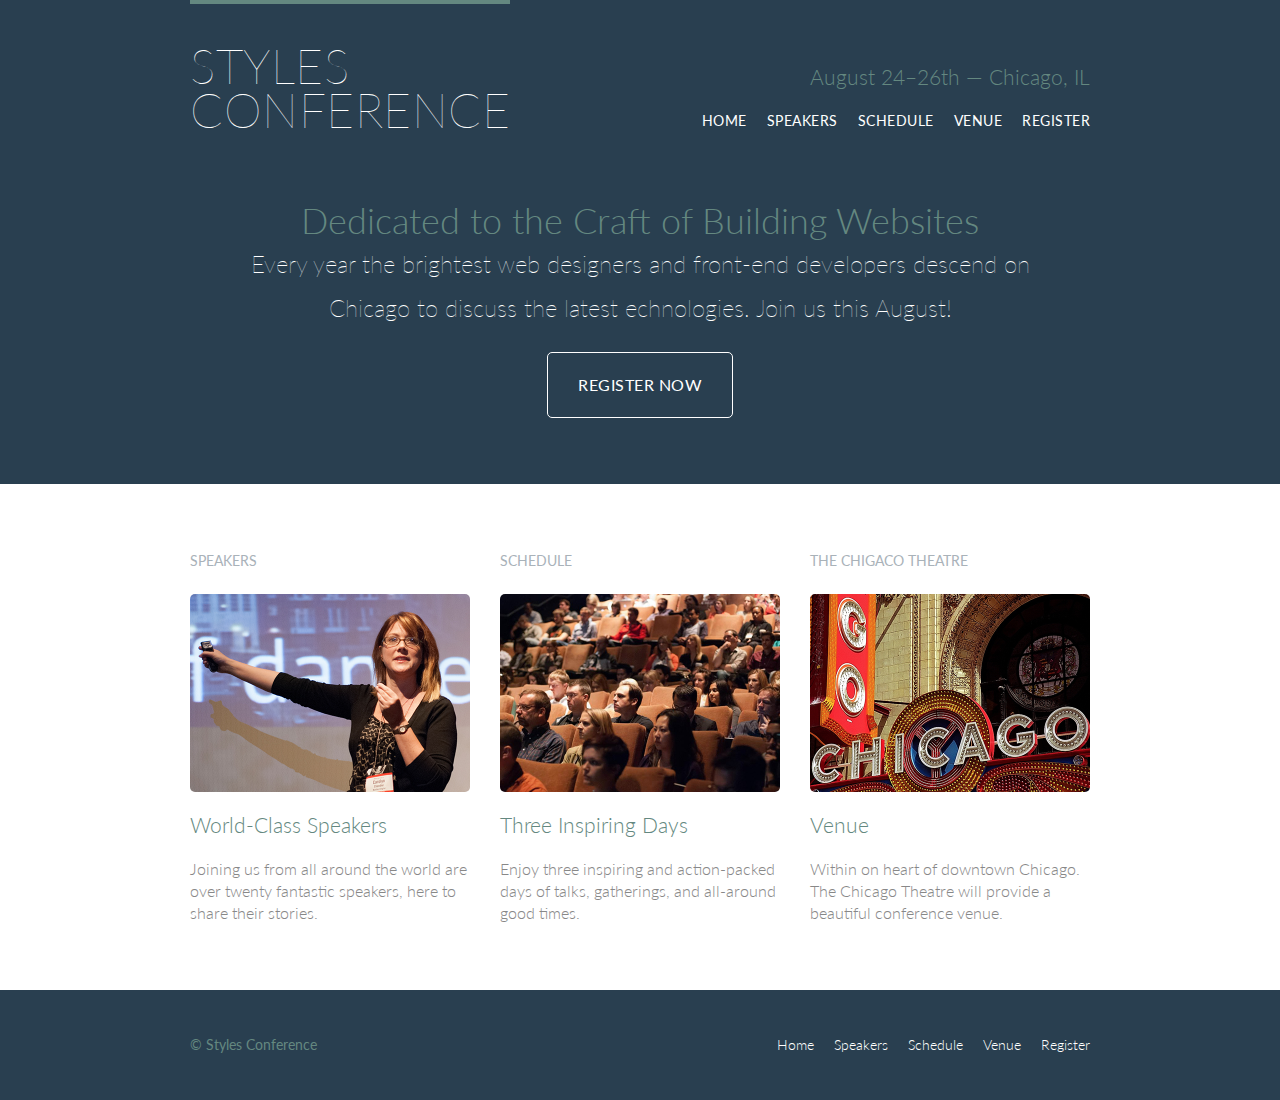
<file: Style Conference/index.html>
<!DOCTYPE html>
<html lang="en">
<head>

    <meta charset="UTF-8">
    <meta http-equiv="X-UA-Compatible" content="IE=edge">
    <meta name="viewport" content="width=device-width, initial-scale=1.0">
    <title>Styles Conference</title>
    <link rel="stylesheet" href="assets/stylesheets/reset.css">
    <link rel="stylesheet" href="assets/stylesheets/main.css">
    <link rel="preconnect" href="https://fonts.googleapis.com">
    <link rel="preconnect" href="https://fonts.gstatic.com" crossorigin>
    <link href="https://fonts.googleapis.com/css2?family=Lato:wght@100;300;400&family=Source+Sans+Pro:wght@200&display=swap" rel="stylesheet">

</head>

<body>
    
    <header class="primary-header container group">

            <h1 class="logo">
                <a href="index.html">Styles <br> Conference</a>
            </h1>

        <h3 class="tagline">August 24&ndash;26th &mdash; Chicago, IL</h3>

        <nav class="nav primary-nav">

            <ul>

                <li><a href="index.html">Home</a></li><!--
                --><li><a href="speakers.html">Speakers</a></li><!--
                --><li><a href="schedule.html">Schedule</a></li><!--
                --><li><a href="venue.html">Venue</a></li><!--
                --><li><a href="register.html">Register</a></li>

            </ul>

        </nav>

    </header>

    <section class="hero container">

        <h2>Dedicated to the Craft of Building Websites</h2>
        <p>Every year the brightest web designers and front-end developers descend on Chicago to discuss the latest echnologies. Join us this August!</p>
        
        <a class="btn btn-alt" href="register.html">Register Now</a>

    </section>

    <section class="row">
        
        <div class="grid">

        <!-- Speakers -->

        <section class="teaser col-1-3">
            <h5>Speakers</h5>
            <a href="speakers.html">
                <img src="assets/images/home/speakers.jpg" alt="Professional Speaker">
                <h3>World-Class Speakers</h3>
            </a>
            <p>Joining us from all around the world are over twenty fantastic speakers, here to share their stories.</p>
        </section><!--
  
            Schedule
            
        --><section class="teaser col-1-3">
            <h5>Schedule</h5>
            <a href="schedule.html">
                <img src="assets/images/home/schedule.jpg" alt="Event Crowd">
                <h3>Three Inspiring Days</h3>
            </a>
            <p>Enjoy three inspiring and action-packed days of talks, gatherings, and all-around good times.</p>
        </section><!--
  
            Venue
            
        --><section class="teaser col-1-3">
            <h5>The Chigaco Theatre</h5>
            <a href="venue.html">
                <img src="assets/images/home/venue.jpg" alt="Venue Event">
                <h3>Venue</h3>
            </a>
            <p>Within on heart of downtown Chicago. The Chicago Theatre will provide a beautiful conference venue.</p>
        </section>

        </div>

    </section>

    <footer class="primary-footer container group">

        <small>&copy; Styles Conference</small>

        <nav class="nav">

            <ul>

                <li><a href="index.html">Home</a></li><!--
                --><li><a href="speakers.html">Speakers</a></li><!--
                --><li><a href="schedule.html">Schedule</a></li><!--
                --><li><a href="venue.html">Venue</a></li><!--
                --><li><a href="register.html">Register</a></li>

            </ul>

        </nav>

    </footer>

</body>
</html>
</file>
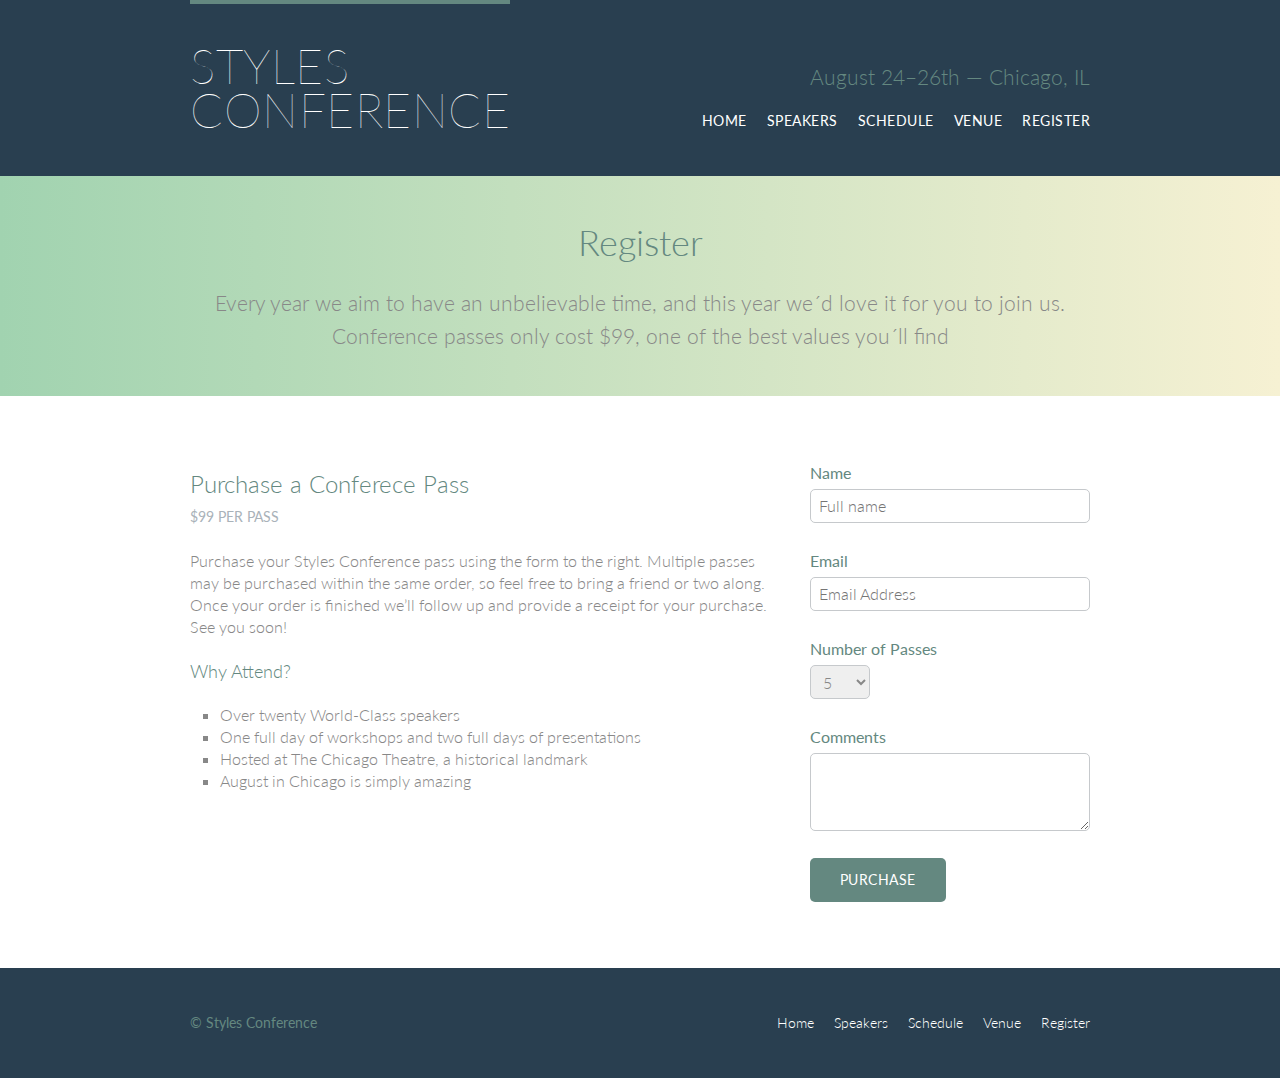
<file: Style Conference/register.html>
<!DOCTYPE html>
<html lang="en">
<head>
    <meta charset="UTF-8">
    <meta http-equiv="X-UA-Compatible" content="IE=edge">
    <meta name="viewport" content="width=device-width, initial-scale=1.0">
    <title>Register</title>
    <link rel="stylesheet" href="assets/stylesheets/reset.css">
    <link rel="stylesheet" href="assets/stylesheets/main.css">
    <link rel="preconnect" href="https://fonts.googleapis.com">
    <link rel="preconnect" href="https://fonts.gstatic.com" crossorigin>
    <link href="https://fonts.googleapis.com/css2?family=Lato:wght@100;300;400&family=Source+Sans+Pro:wght@200&display=swap" rel="stylesheet">
</head>
<body>
    
    <header class="primary-header container group">

        <h1 class="logo">
            <a href="index.html">Styles <br> Conference</a>
        </h1>

    <h3 class="tagline">August 24&ndash;26th &mdash; Chicago, IL</h3>

    <nav class="nav primary-nav">

        <ul>

            <li><a href="index.html">Home</a></li><!--
            --><li><a href="speakers.html">Speakers</a></li><!--
            --><li><a href="schedule.html">Schedule</a></li><!--
            --><li><a href="venue.html">Venue</a></li><!--
            --><li><a href="register.html">Register</a></li>

        </ul>

    </nav>

    </header>

    <section class="row-alt">

        <div class="lead container">

            <h1>Register</h1>
            <p>Every year we aim to have an unbelievable time, and this year we&#180;d love it for you to join us. Conference passes only cost &#36;99, one of the best values you&#180;ll find</p>

        </div>

    </section>

    <section class="row">

        <div class="grid">

            <section class="col-2-3">

                <h2>Purchase a Conferece Pass</h2>
                <h5>&#36;99 per Pass</h5>

                <p>Purchase your Styles Conference pass using the form to the right. Multiple passes may be purchased within the same order, so feel free to bring a friend or two along. Once your order is finished we&#8217;ll follow up and provide a receipt for your purchase. See you soon!</p>

                <h4>Why Attend?</h4>

                <ul class="why-attend">
                    <li>Over twenty World-Class speakers</li>
                    <li>One full day of workshops and two full days of presentations</li>
                    <li>Hosted at The Chicago Theatre, a historical landmark</li>
                    <li>August in Chicago is simply amazing</li>
                </ul>

            </section><!--

            --><form class="col-1-3" action="#" method="post">

                <fieldset class="register-group">

                    <label>
                        Name
                        <input type="text" name="name" placeholder="Full name" required>
                    </label>

                    <label>
                        Email
                        <input type="email" name="email" placeholder="Email Address" required>
                    </label>

                    <label>
                        Number of Passes
                        <select name="quantity" required>
                            <option value="1" selected>1</option>
                            <option value="2" selected>2</option>
                            <option value="3" selected>3</option>
                            <option value="4" selected>4</option>
                            <option value="5s" selected>5</option>
                        </select>
                    </label>

                    <label>
                        Comments
                        <textarea name="comments"></textarea>
                    </label>

                </fieldset>

                <input class="btn btn-default" type="submit" name="submit" value="Purchase" >

            </form>
            
        </div>

    </section>

    <footer class="primary-footer container group">

        <small>&copy; Styles Conference</small>

        <nav class="nav">

            <ul>

                <li><a href="index.html">Home</a></li><!--
                --><li><a href="speakers.html">Speakers</a></li><!--
                --><li><a href="schedule.html">Schedule</a></li><!--
                --><li><a href="venue.html">Venue</a></li><!--
                --><li><a href="register.html">Register</a></li>

            </ul>

        </nav>

    </footer>
</body>
</html>
</file>
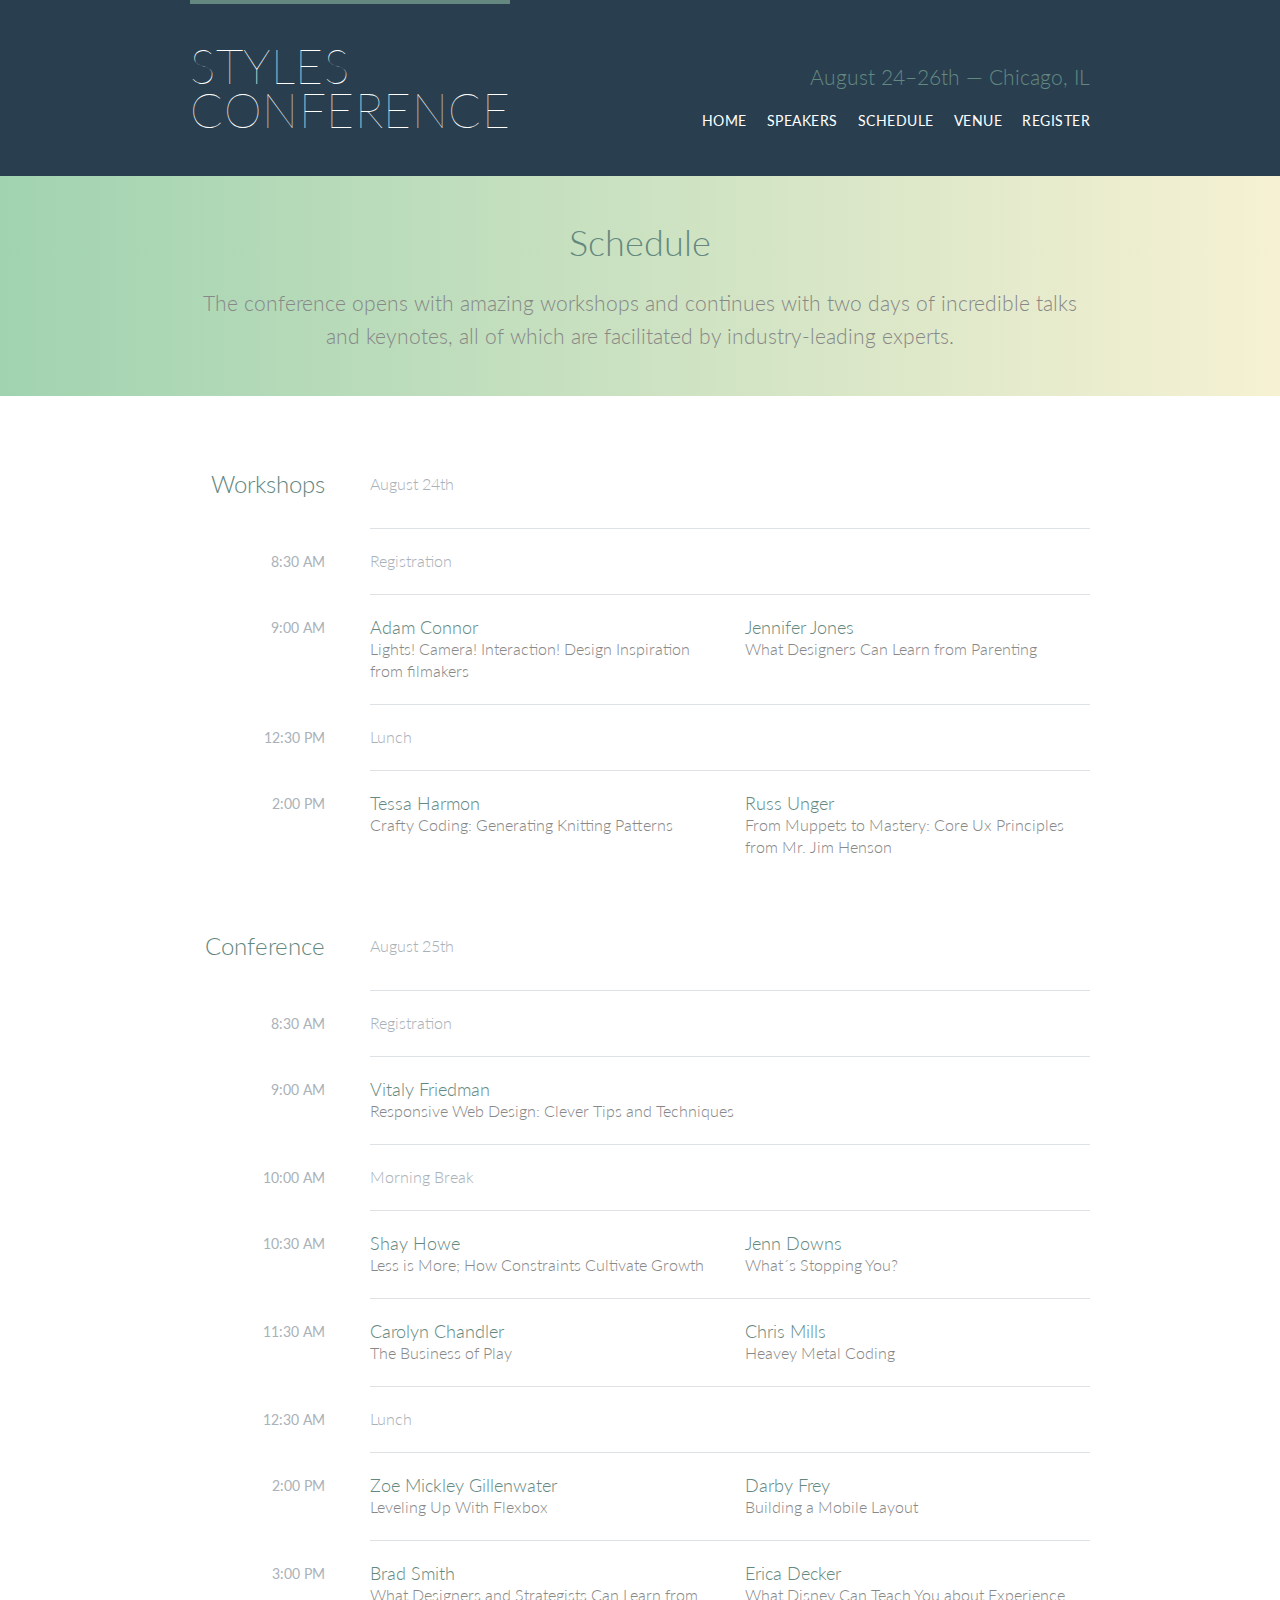
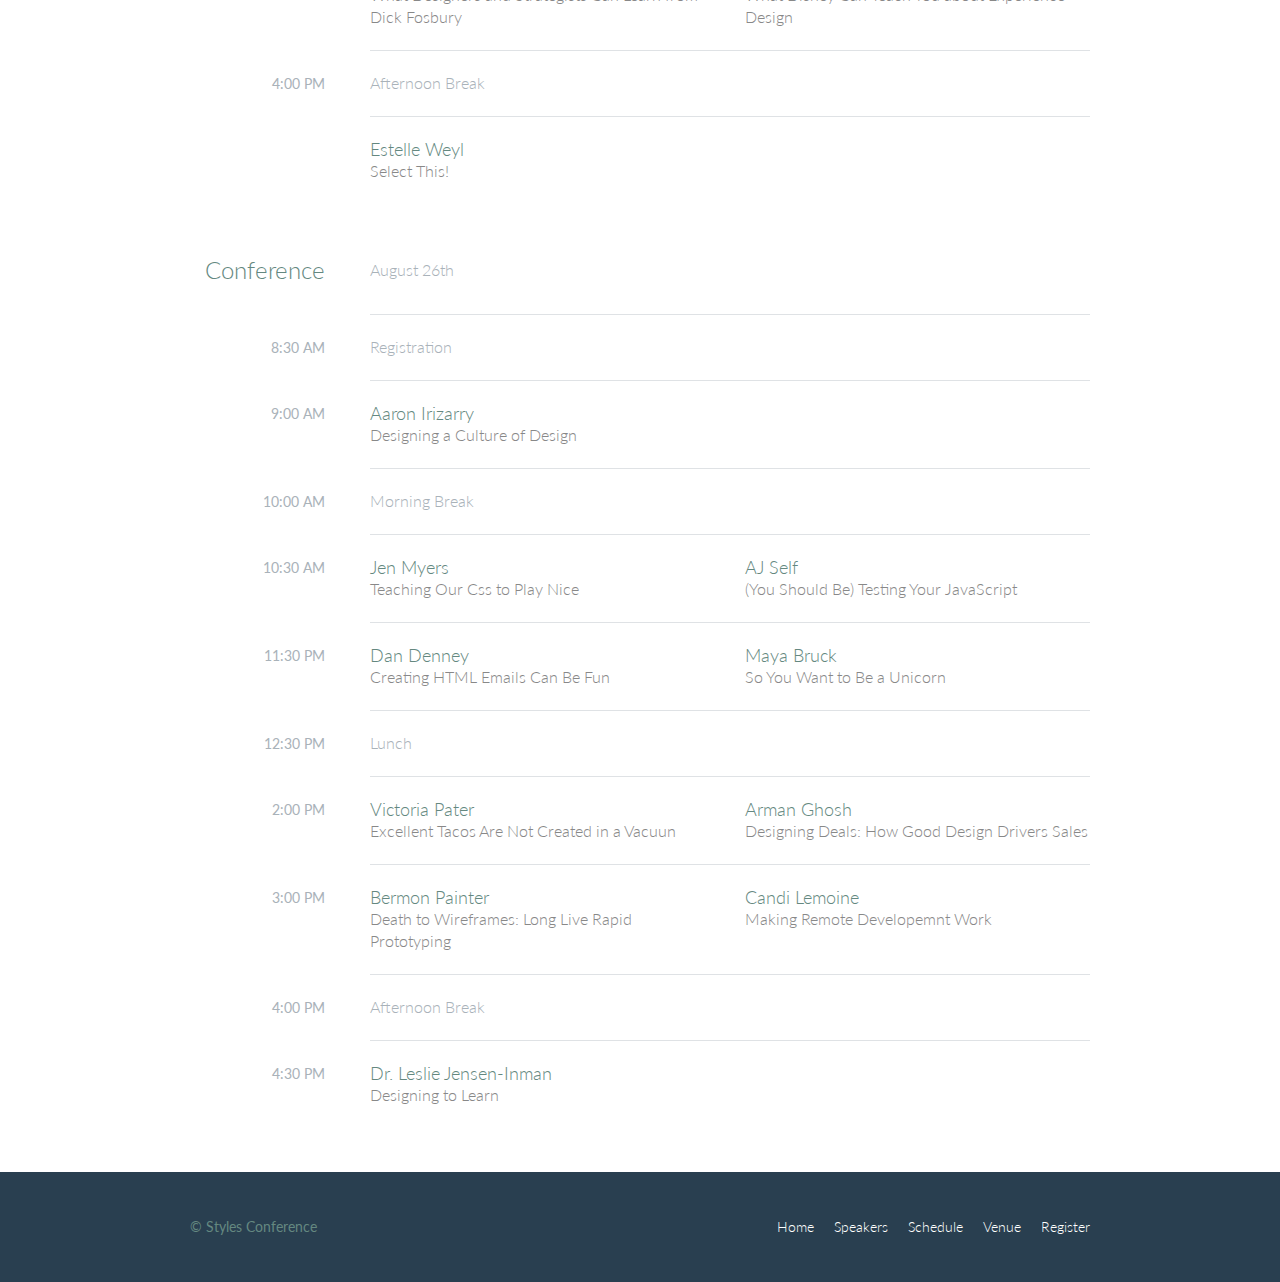
<file: Style Conference/schedule.html>
<!DOCTYPE html>
<html lang="en">
<head>
    <meta charset="UTF-8">
    <meta http-equiv="X-UA-Compatible" content="IE=edge">
    <meta name="viewport" content="width=device-width, initial-scale=1.0">
    <title>Schedule</title>
    <link rel="stylesheet" href="assets/stylesheets/reset.css">
    <link rel="stylesheet" href="assets/stylesheets/main.css">
    <link rel="preconnect" href="https://fonts.googleapis.com">
    <link rel="preconnect" href="https://fonts.gstatic.com" crossorigin>
    <link href="https://fonts.googleapis.com/css2?family=Lato:wght@100;300;400&family=Source+Sans+Pro:wght@200&display=swap" rel="stylesheet">
</head>
<body>
    
    <header class="primary-header container group">

        <h1 class="logo">
            <a href="index.html">Styles <br> Conference</a>
        </h1>

        <h3 class="tagline">August 24&ndash;26th &mdash; Chicago, IL</h3>

        <nav class="nav primary-nav">

            <ul>

                <li><a href="index.html">Home</a></li><!--
                --><li><a href="speakers.html">Speakers</a></li><!--
                --><li><a href="schedule.html">Schedule</a></li><!--
                --><li><a href="venue.html">Venue</a></li><!--
                --><li><a href="register.html">Register</a></li>

            </ul>

        </nav>

    </header>

    <section class="row-alt">

        <div class="lead container"> 

            <h1>Schedule</h1>
            <p>The conference opens with amazing workshops and continues with two days of incredible talks and keynotes, all of which are facilitated by industry-leading experts.</p>

        </div>

    </section>

    <section class="row">

        <div class="container">

            <table>

                <thead>
                    <tr>
                        <th scope="row">
                            Workshops
                        </th>
                        <td class="schedule-offset" colspan="2">
                            August 24th
                        </td>
                    </tr>
                </thead>

                <tbody>

                    <tr>
                        <th scope="row">
                            <time datetime="08:30:00">8:30 AM</time>
                        </th>
                        <td class="schedule-offset" colspan="2">
                            Registration
                        </td>
                    </tr>

                    <tr>
                        <th scope="row">
                            <time datetime="09:00:00">9:00 AM</time>
                        </th>
                        <td>
                            <a href="speakers.html#adam-connor">
                                <h4>Adam Connor</h4>
                                Lights! Camera! Interaction! Design Inspiration from filmakers
                            </a>
                        </td>
                        <td>
                            <a href="speakers.html#jennifer-jones">
                                <h4>Jennifer Jones</h4>
                                What Designers Can Learn from Parenting
                            </a>
                        </td>
                    </tr>

                    <tr>
                        <th scope="row">
                            <time datetime="12:30:00">12:30 PM</time>
                        </th>
                        <td class="schedule-offset" colspan="2">
                            Lunch
                        </td>
                    </tr>
                    <tr>
                        <th scope="row">
                            <time datetime="14:00">2:00 PM</time>
                        </th>
                        <td>
                            <a href="speakers.html#tessa-harmon">
                                <h4>Tessa Harmon</h4>
                                Crafty Coding: Generating Knitting Patterns
                            </a>
                        </td>
                        <td>
                            <a href="speakers.html#russ-unger">
                                <h4>Russ Unger</h4>
                                From Muppets to Mastery: Core Ux Principles from Mr. Jim Henson
                            </a>
                        </td>
                    </tr>
                </tbody>

            </table>

            <table>

                <thead>

                    <tr>
                        <th scope="row">
                            Conference
                        </th>
                        <td class="schedule-offset" colspan="2">
                            August 25th
                        </td>
                    </tr>
                </thead>

                <tbody>
                    <tr>
                        <th scope="row">
                            <time datetime="08:30:00">8:30 AM</time>
                        </th>
                        <td class="schedule-offset" colspan="2">
                            Registration
                        </td>
                    </tr>
                    <tr>
                        <th scope="row">
                            <time datetime="09:00:00">9:00 AM</time>
                        </th>
                        <td class="schedule-offset" colspan="2">
                           <a href="speakers.html#vitaly-friedman">
                            <h4>Vitaly Friedman</h4>
                            Responsive Web Design: Clever Tips and Techniques
                           </a> 
                        </td>
                    </tr>
                    <tr>
                        <th scope="row">
                            <time datetime="10:00:00">10:00 AM</time>
                        </th>
                        <td class="schedule-offset" colspan="2">
                            Morning Break
                        </td>
                    </tr>
                    <tr>
                        <th scope="row">
                            <time datetime="10:30:00">10:30 AM</time>
                        </th>
                        <td>
                            <a href="speakers.html#shay-howe">
                                <h4>Shay Howe</h4>
                                Less is More; How Constraints Cultivate Growth
                            </a>
                        </td>
                        <td>
                            <a href="speakers.html#jenn-downs">
                                <h4>Jenn Downs</h4>
                                What&#180s Stopping You?
                            </a>
                        </td>
                    </tr>
                    <tr>
                        <th scope="row">
                            <time datetime="11:30:00">11:30 AM</time>
                        </th>
                        <td>
                            <a href="speakers.html#carolyn-chandler">
                                <h4>Carolyn Chandler</h4>
                                The Business of Play
                            </a>
                        </td>
                        <td>
                            <a href="speakers.html#chris-mills">
                                <h4>Chris Mills</h4>
                                Heavey Metal Coding
                            </a>
                        </td>
                    </tr>
                    <tr>
                        <th scope="row">
                            <time datetime="12:30:00">12:30 AM</time>
                        </th>
                        <td class="schedule-offset" colspan="2">
                            Lunch
                        </td>
                    </tr>
                    <tr>
                        <th scope="row">
                            <time datetime="14:00:00">2:00 PM</time>
                        </th>
                        <td>
                            <a href="speakers.html#zoe-mickley-gillenwater">
                                <h4>Zoe Mickley Gillenwater</h4>
                                Leveling Up With Flexbox
                            </a>
                        </td>
                        <td>
                            <a href="speakers.html#darby-frey">
                                <h4>Darby Frey</h4>
                                Building a Mobile Layout
                            </a>
                        </td>
                    </tr>
                    <tr>
                        <th scope="row">
                            <time datetime="15:00:00">3:00 PM</time>
                        </th>
                        <td>
                            <a href="speakers.html#brad-smith">
                                <h4>Brad Smith</h4>
                                What Designers and Strategists Can Learn from Dick Fosbury
                            </a>
                        </td>
                        <td>
                            <a href="speakers.html#erica-decker">
                                <h4>Erica Decker</h4>
                                What Disney Can Teach You about Experience Design
                            </a>
                        </td>
                    </tr>
                    <tr>
                        <th scope="row">
                            <time datetime="16:00:00">4:00 PM</time>
                        </th>
                        <td class="schedule-offset" colspan="2">
                            Afternoon Break
                        </td>
                    </tr>
                    <tr>
                        <th scope="row">
                            <time datetime="16:30:00"></time>
                        </th>
                        <td class="schedule-offset" colspan="2">
                            <a href="speakers.html#estelle-weyl">
                                <h4>Estelle Weyl</h4>
                                Select This!
                            </a>
                        </td>
                    </tr>
                </tbody>

            </table>

            <table>

                <thead>
                    <tr>
                        <th scope="row">
                            Conference
                        </th>
                        <td class="schedule-offset" colspan="2">
                            August 26th
                        </td>
                    </tr>
                </thead>

                <tbody>

                    <tr>
                        <th scope="row">
                            <time datetime="08:30:00">8:30 AM</time>
                        </th>
                        <td class="schedule-offset" colspan="2">
                            Registration
                        </td>
                    </tr>
                    <tr>
                        <th scope="row">
                            <time datetime="09:00:00">9:00 AM</time>
                        </th>
                        <td class="schedule-offset" colspan="2">
                            <a href="speakers.html#aaron-irizarry">
                                <h4>Aaron Irizarry</h4>
                                Designing a Culture of Design
                            </a>
                        </td>
                    </tr>
                    <tr>
                        <th scope="row">
                            <time datetime="10:00:00">10:00 AM</time>
                        </th>
                        <td class="schedule-offset" colspan="2">
                            Morning Break
                        </td>
                    </tr>
                    <tr>
                        <th scope="row">
                            <time datetime="10:30:00">10:30 AM</time>
                        </th>
                        <td>
                            <a href="speakers.html#jen-myers">
                                <h4>Jen Myers</h4>
                                Teaching Our Css to Play Nice
                            </a>
                        </td>
                        <td>
                            <a href="speakers.html#aj-self">
                                <h4>AJ Self</h4>
                                (You Should Be) Testing Your JavaScript
                            </a>
                        </td>
                    </tr>
                    <tr>
                        <th scope="row">
                            <time datetime="11:30:00">11:30 PM</time>
                        </th>
                        <td>
                            <a href="speakers.html#dan-denney">
                                <h4>Dan Denney</h4>
                                Creating HTML Emails Can Be Fun
                            </a>
                        </td>
                        <td>
                            <a href="speakers.html#maya-bruck">
                                <h4>Maya Bruck</h4>
                                So You Want to Be a Unicorn
                            </a>
                        </td>
                    </tr>
                    <tr>
                        <th scope="row">
                            <time datetime="12:30:00">12:30 PM</time>
                        </th>
                        <td class="schedule-offset" colspan="2">
                            Lunch
                        </td>
                    </tr>
                    <tr>
                        <th scope="row">
                            <time datetime="14:00:00">2:00 PM</time>
                        </th>
                        <td>
                            <a href="speakers.html#victoria-pater">
                                <h4>Victoria Pater</h4>
                                Excellent Tacos Are Not Created in a Vacuun
                            </a>
                        </td>
                        <td>
                            <a href="speakers.html#arman-ghosh">
                                <h4>Arman Ghosh</h4>
                                Designing Deals: How Good Design Drivers Sales
                            </a>
                        </td>
                    </tr>
                    <tr>
                        <th scope="row">
                            <time datetime="15:00:00">3:00 PM</time>
                        </th>
                        <td>
                            <a href="speakers.html#bermon-painter">
                                <h4>Bermon Painter</h4>
                                Death to Wireframes: Long Live Rapid Prototyping
                            </a>
                        </td>
                        <td>
                            <a href="speakers.html#candi-lemoine">
                                <h4>Candi Lemoine</h4>
                                Making Remote Developemnt Work
                            </a>
                        </td>
                    </tr>
                    <tr>
                        <th scope="row">
                            <time datetime="16:00:00">4:00 PM</time>
                        </th>
                        <td class="schedule-offset" colspan="2">
                            Afternoon Break
                        </td>
                    </tr>
                    <tr>
                        <th scope="row">
                            <time datetime="16:30:00">4:30 PM</time>
                        </th>
                        <td class="schedule-offset" colspan="2">
                            <a href="speakers.html#leslie-jensen-inman">
                                <h4>Dr. Leslie Jensen-Inman</h4>
                                Designing to Learn
                            </a>
                        </td>
                    </tr>
                    
                </tbody>

            </table>

        </div>

    </section>
    
    <footer class="primary-footer container group">


        <small>&copy; Styles Conference</small>

        <nav class="nav">

            <ul>

                <li><a href="index.html">Home</a></li><!--
                --><li><a href="speakers.html">Speakers</a></li><!--
                --><li><a href="schedule.html">Schedule</a></li><!--
                --><li><a href="venue.html">Venue</a></li><!--
                --><li><a href="register.html">Register</a></li>

            </ul>

        </nav>

    </footer>
</body>
</html>
</file>
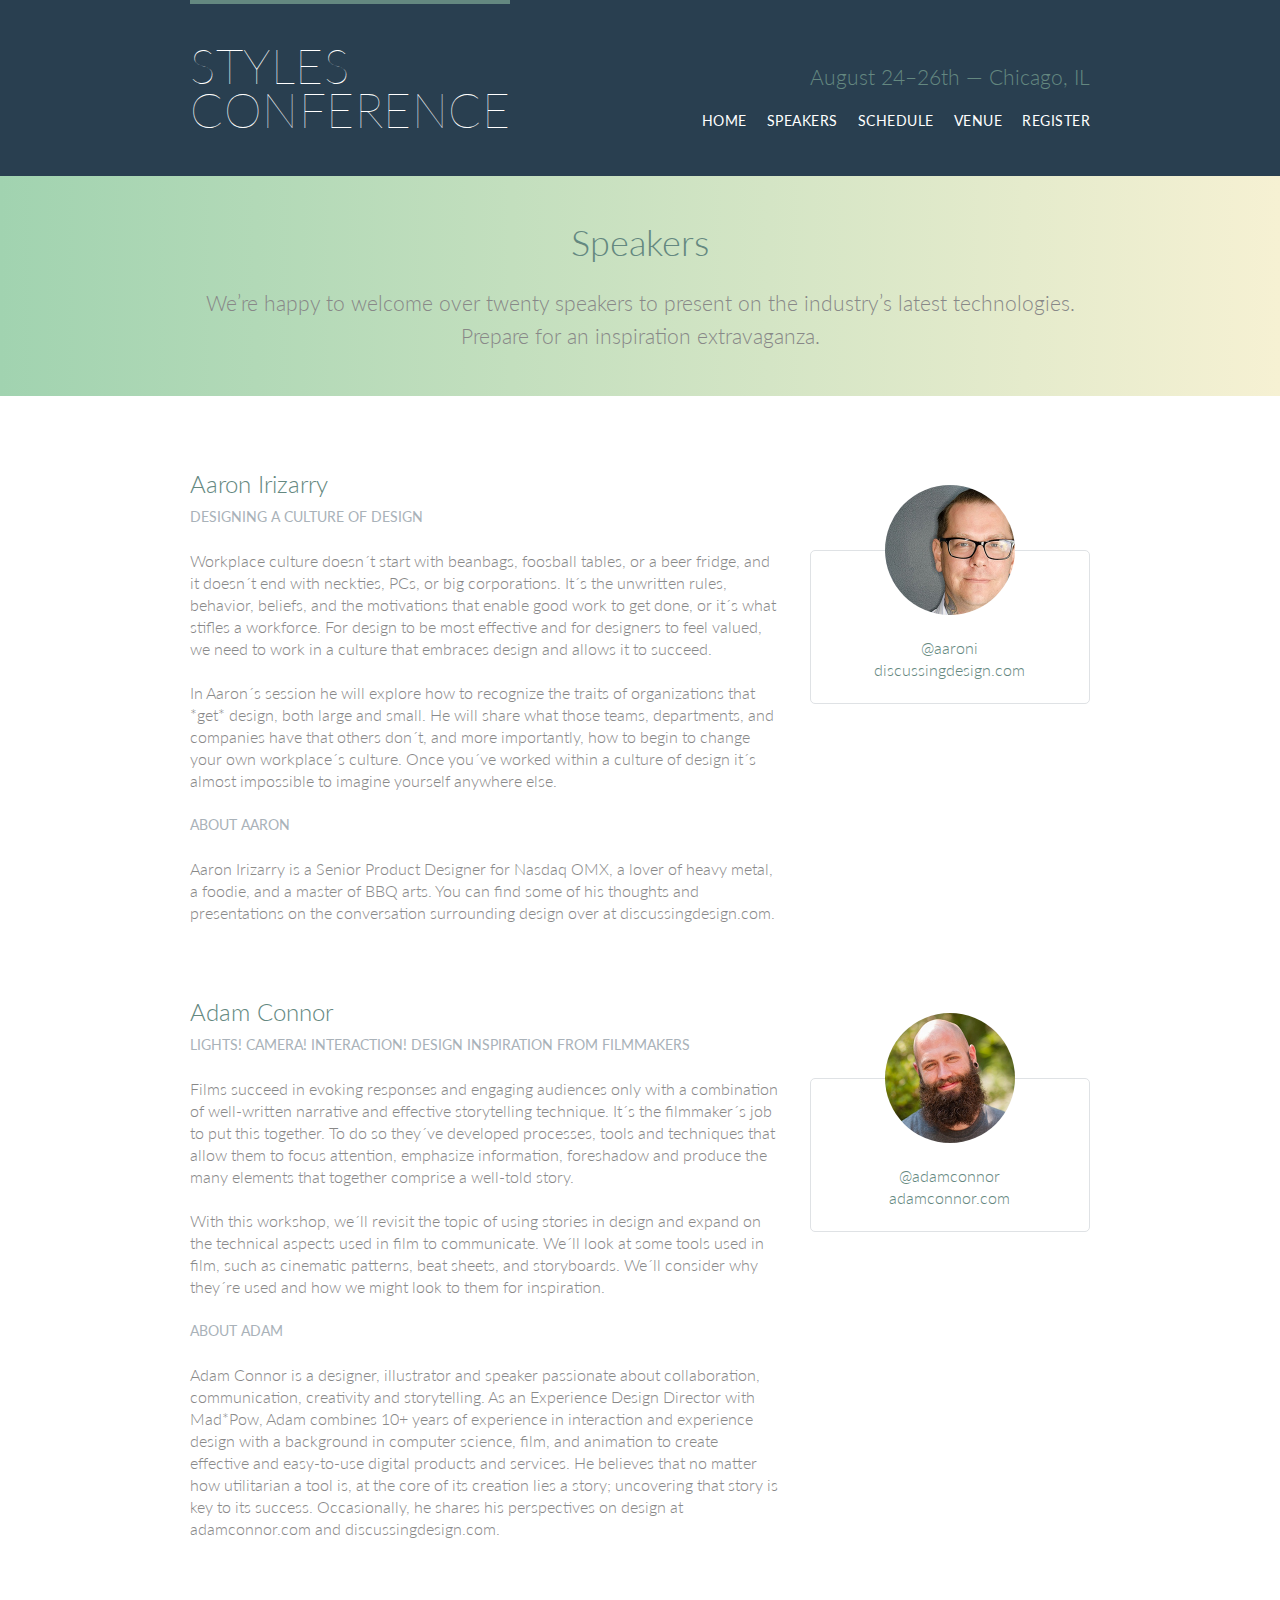
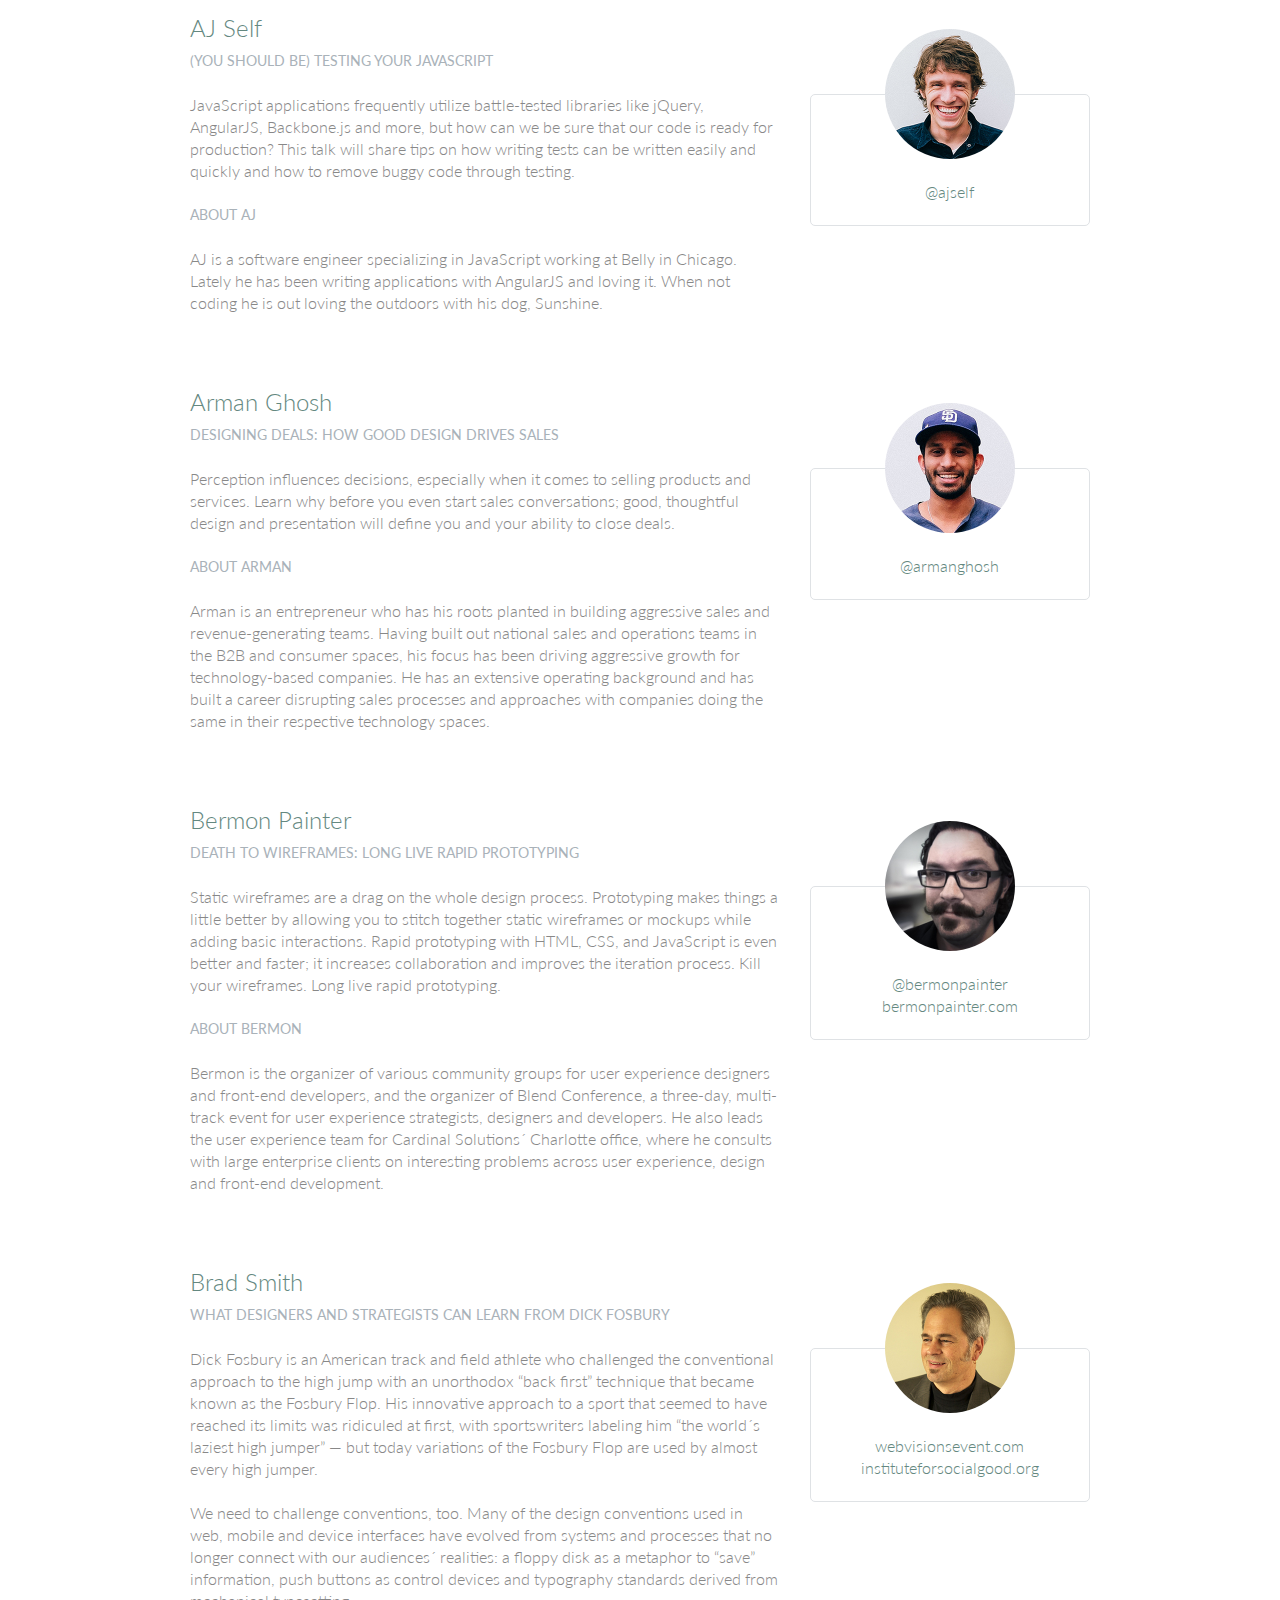
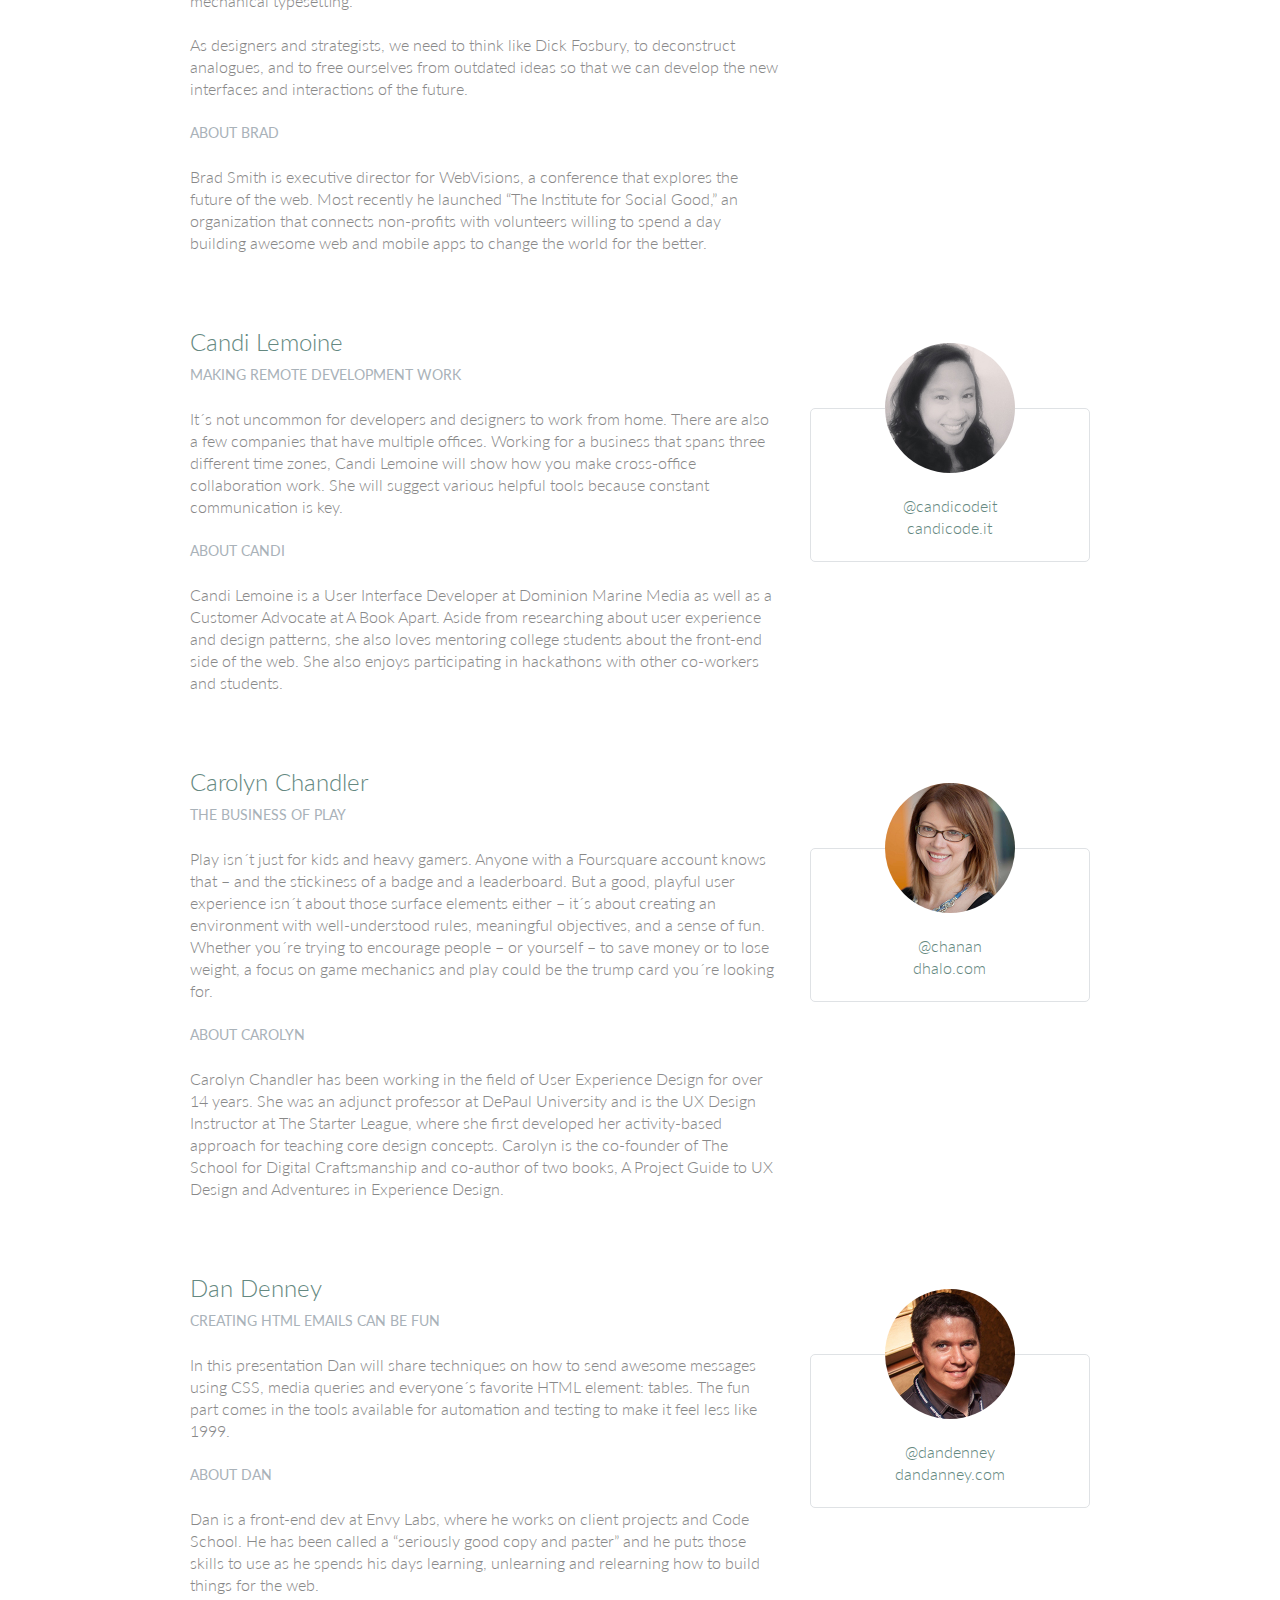
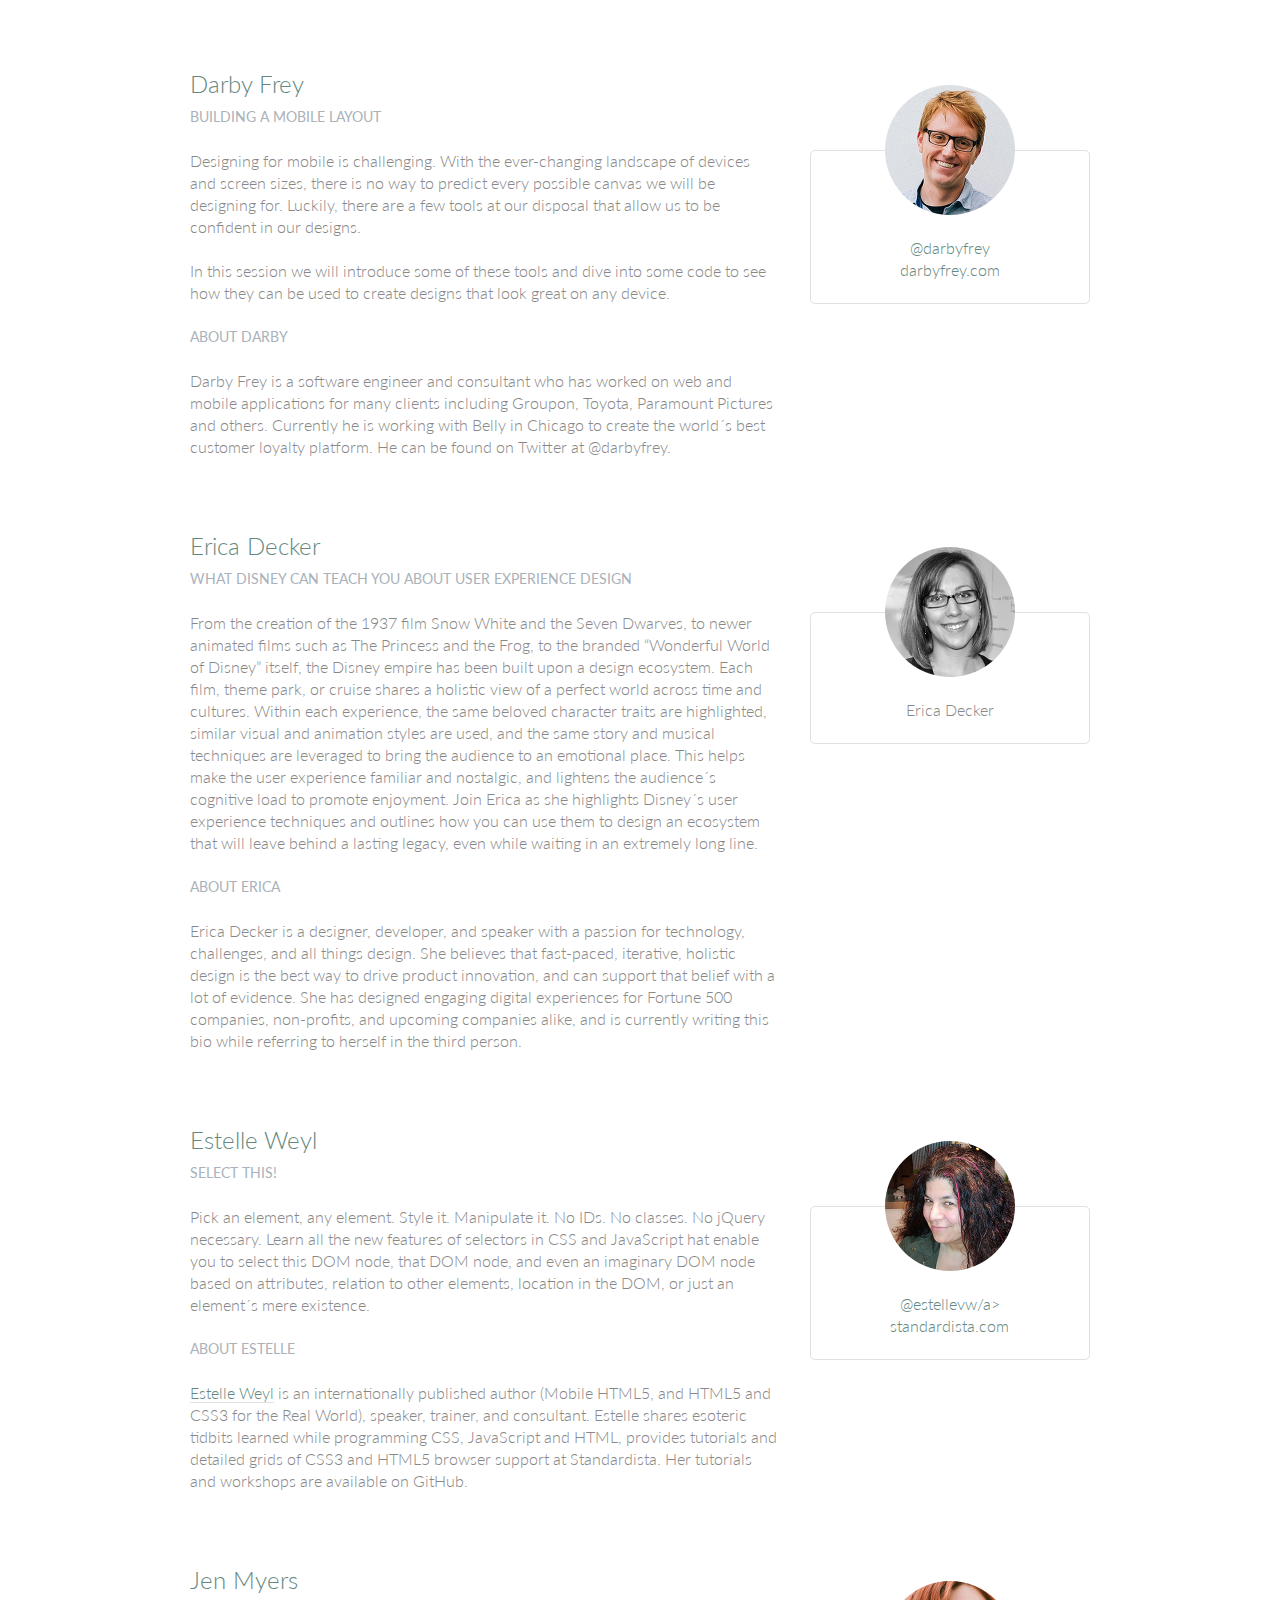
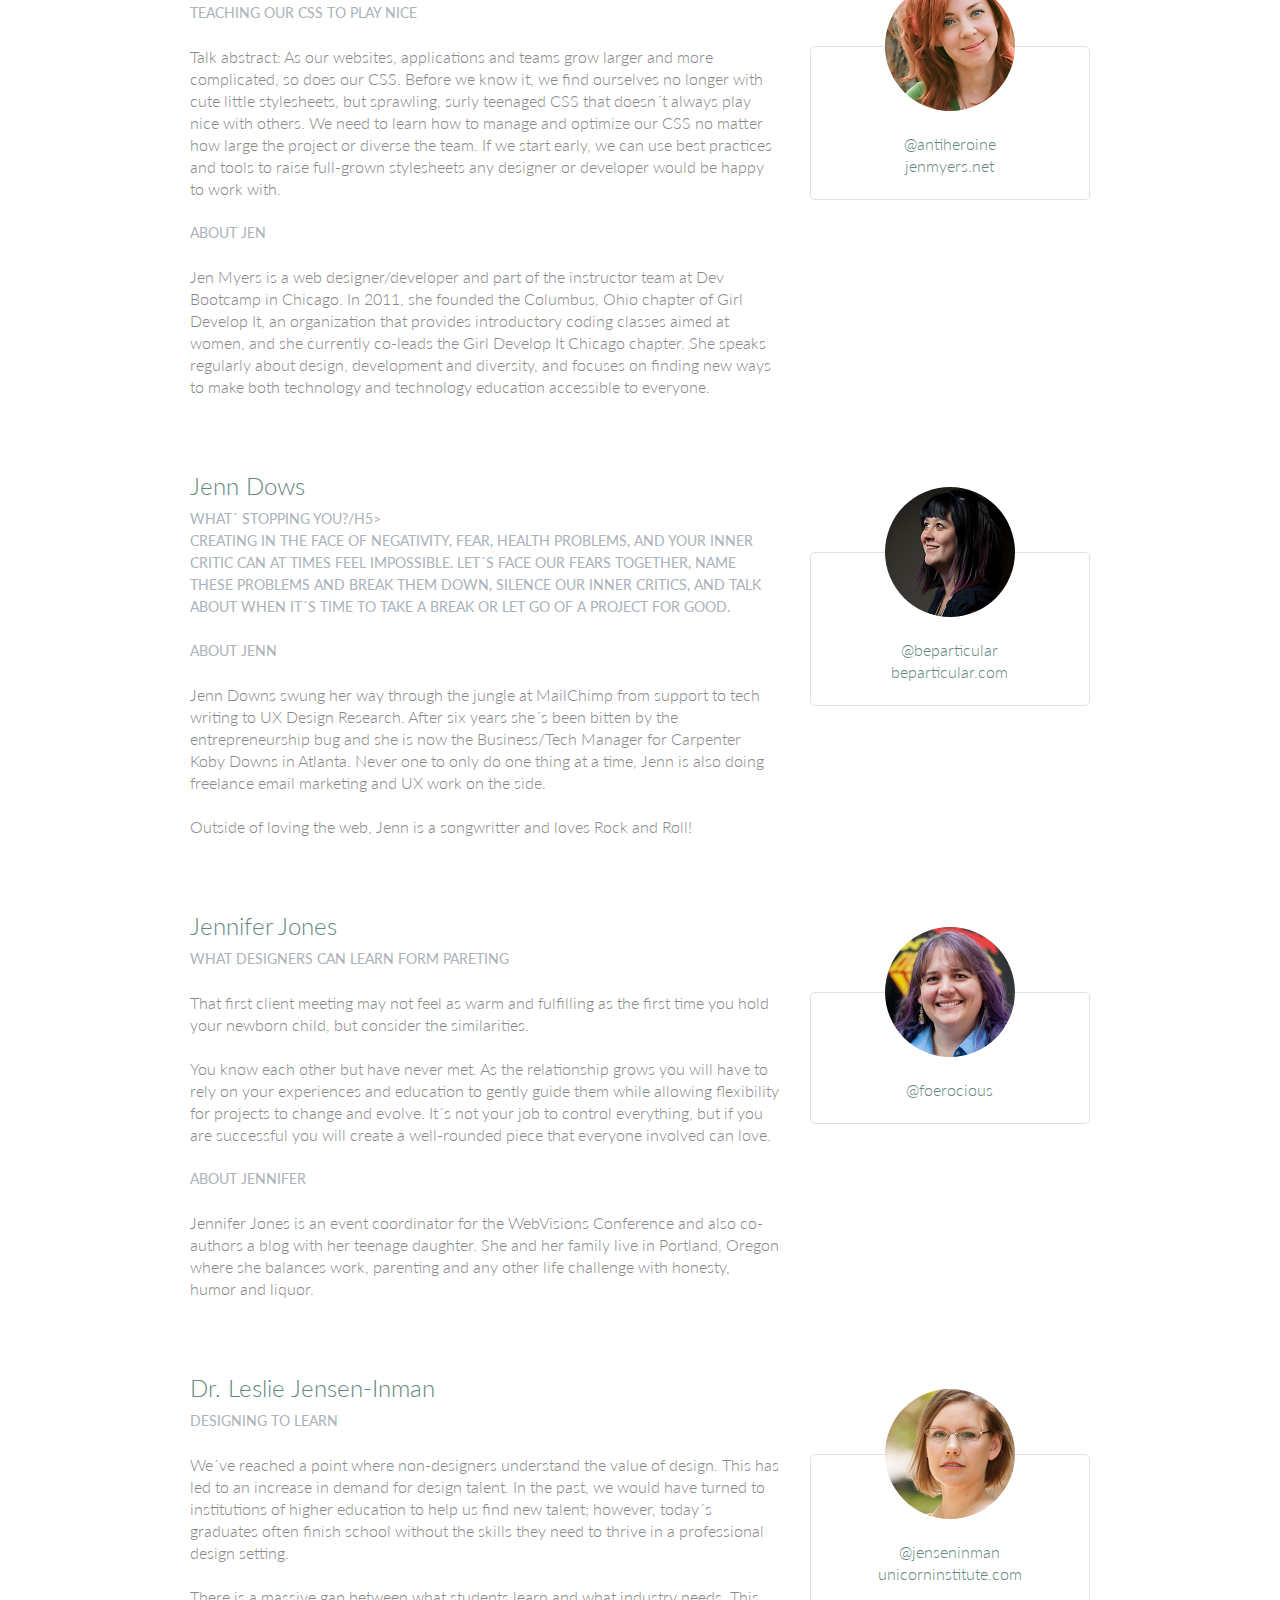
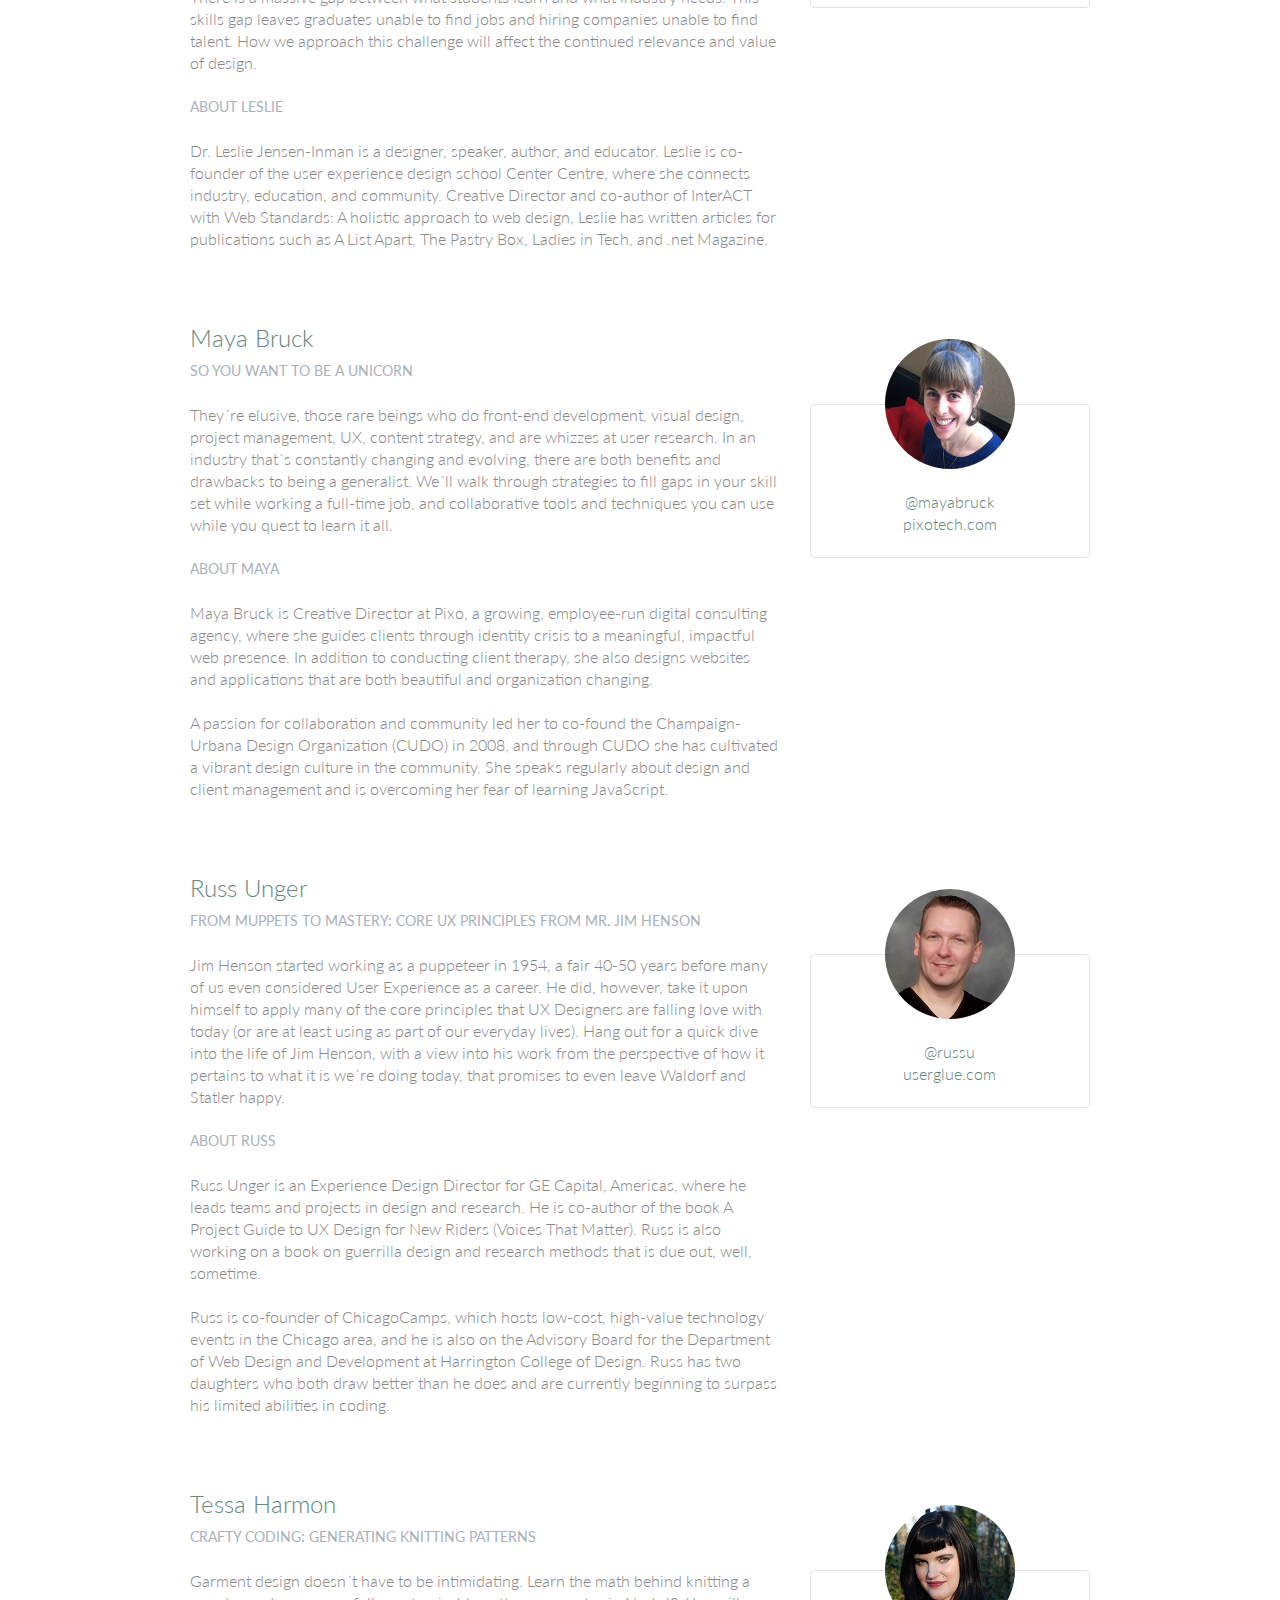
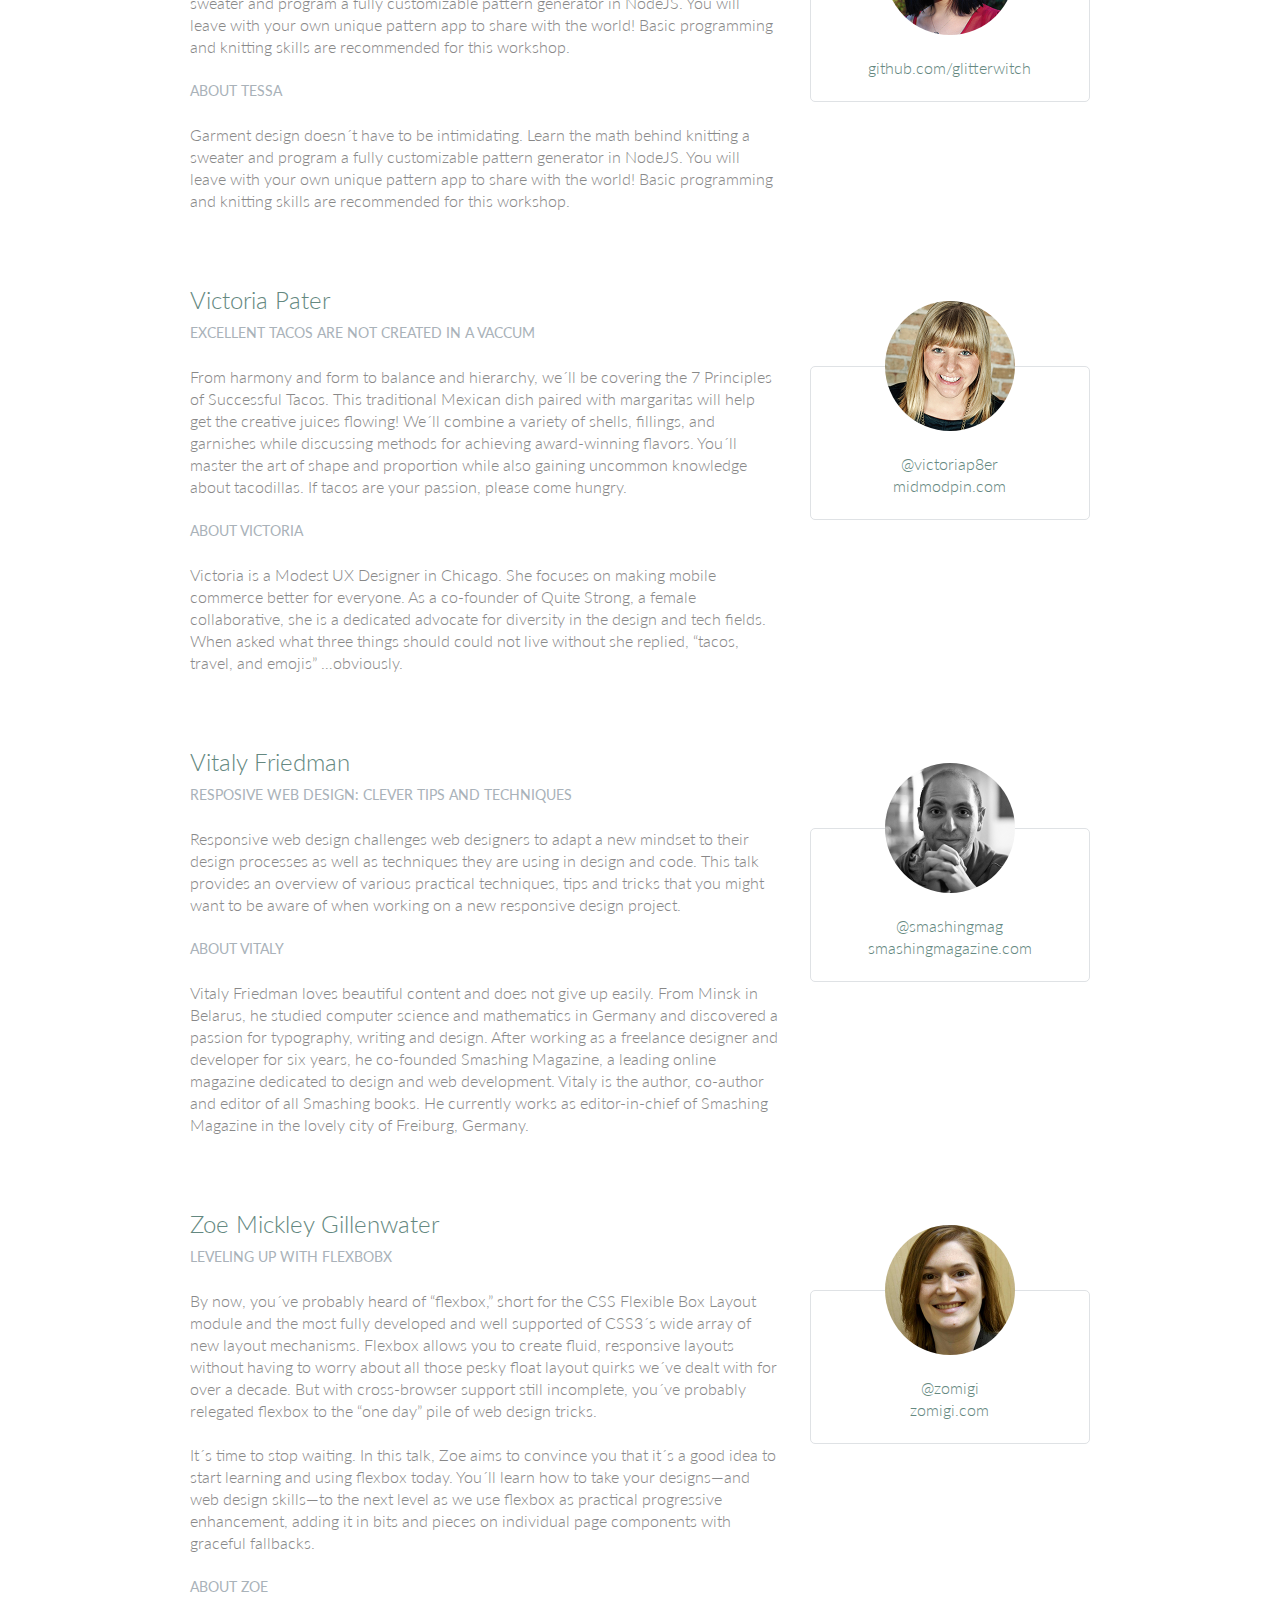
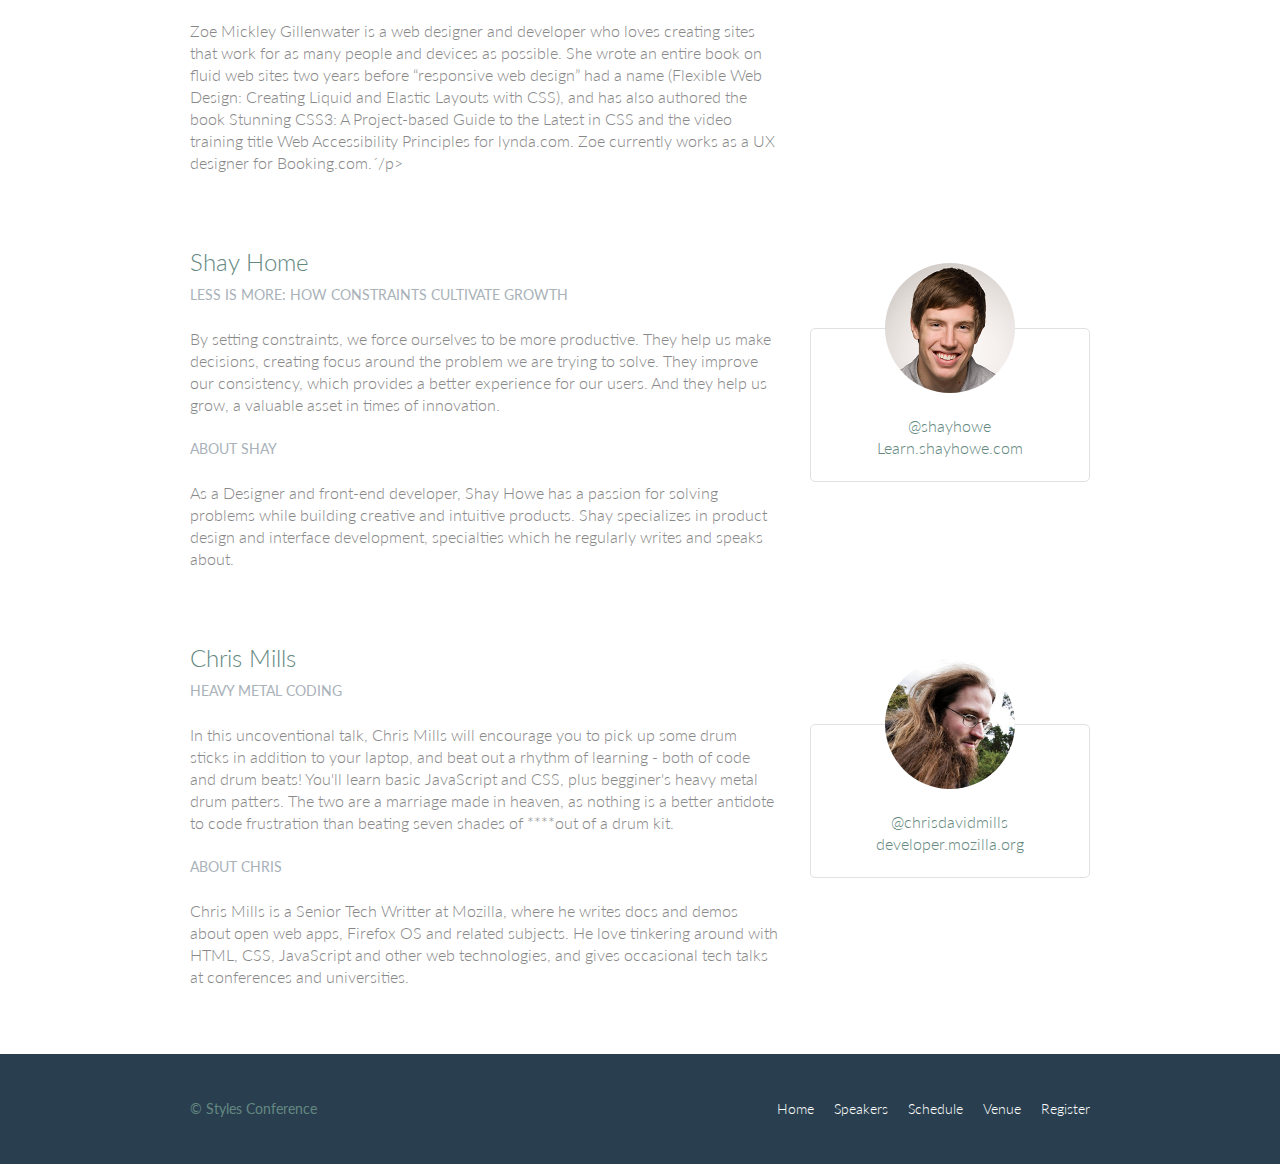
<file: Style Conference/speakers.html>
<!DOCTYPE html>
<html lang="en">
<head>
    
    <meta charset="UTF-8">
    <meta http-equiv="X-UA-Compatible" content="IE=edge">
    <meta name="viewport" content="width=device-width, initial-scale=1.0">
    <title>Speakers</title>
    <link rel="stylesheet" href="assets/stylesheets/reset.css">
    <link rel="stylesheet" href="assets/stylesheets/main.css">
    <link rel="preconnect" href="https://fonts.googleapis.com">
    <link rel="preconnect" href="https://fonts.gstatic.com" crossorigin>
    <link href="https://fonts.googleapis.com/css2?family=Lato:wght@100;300;400&family=Source+Sans+Pro:wght@200&display=swap" rel="stylesheet">
</head>

<body>
    
    <header class="primary-header container group">

        <h1 class="logo">
            <a href="index.html">Styles <br> Conference</a>
        </h1>

        <h3 class="tagline">August 24&ndash;26th &mdash; Chicago, IL</h3>

        <nav class="nav primary-nav">

            <ul>

                <li><a href="index.html">Home</a></li><!--
                --><li><a href="speakers.html">Speakers</a></li><!--
                --><li><a href="schedule.html">Schedule</a></li><!--
                --><li><a href="venue.html">Venue</a></li><!--
                --><li><a href="register.html">Register</a></li>

            </ul>

        </nav>

    </header>

    <section class="row-alt">

        <div class="lead container">
            
            <h1>Speakers</h1>

            <p>We&#8217;re happy to welcome over twenty speakers to present on the industry&#8217;s latest technologies. Prepare for an inspiration extravaganza.</p>

        </div>

    </section>

    <section class="row">

        <div class="grid">

            <section class="speaker" id="aaron-irizarry">

                <div class="col-2-3">

                    <h2>Aaron Irizarry</h2>
                    <h5>Designing a culture of design</h5>

                    <p>Workplace culture doesn&#180;t start with beanbags, foosball tables, or a beer fridge, and it doesn&#180;t end with neckties, PCs, or big corporations. It&#180;s the unwritten rules, behavior, beliefs, and the motivations that enable good work to get done, or it&#180;s what stifles a workforce. For design to be most effective and for designers to feel valued, we need to work in a culture that embraces design and allows it to succeed.</p>

                    <p>In Aaron&#180;s session he will explore how to recognize the traits of organizations that *get* design, both large and small. He will share what those teams, departments, and companies have that others don&#180;t, and more importantly, how to begin to change your own workplace&#180;s culture. Once you&#180;ve worked within a culture of design it&#180;s almost impossible to imagine yourself anywhere else.</p>

                    <h5>About Aaron</h5>

                    <p>Aaron Irizarry is a Senior Product Designer for Nasdaq OMX, a lover of heavy metal, a foodie, and a master of BBQ arts. You can find some of his thoughts and presentations on the conversation surrounding design over at discussingdesign.com.</p>

                </div><!--

                --><aside class="col-1-3">

                    <div class="speaker-info">
                        <img src="assets/images/speakers/aaron-irizarry.jpg" alt="Aaron Iriazarry">

                        <ul>
                            
                            <li> <a href="https://twitter.com/@aaroni">@aaroni</a></li>
                            <li> <a href="http://discussingdesign.com/">discussingdesign.com</a></li>
                        </ul>

                    </div>
                </aside>

            </section>

            <section class="speaker" id="adam-connor">

                <div class="col-2-3">

                    <h2>Adam Connor</h2>
                    <h5>Lights! Camera! Interaction! Design Inspiration From Filmmakers</h5>

                    <p>Films succeed in evoking responses and engaging audiences only with a combination of well-written narrative and effective storytelling technique. It&#180;s the filmmaker&#180;s job to put this together. To do so they&#180;ve developed processes, tools and techniques that allow them to focus attention, emphasize information, foreshadow and produce the many elements that together comprise a well-told story.</p>

                    <p>With this workshop, we&#180;ll revisit the topic of using stories in design and expand on the technical aspects used in film to communicate. We&#180;ll look at some tools used in film, such as cinematic patterns, beat sheets, and storyboards. We&#180;ll consider why they&#180;re used and how we might look to them for inspiration.</p>

                    <h5>About Adam</h5>

                    <p>Adam Connor is a designer, illustrator and speaker passionate about collaboration, communication, creativity and storytelling. As an Experience Design Director with Mad*Pow, Adam combines 10+ years of experience in interaction and experience design with a background in computer science, film, and animation to create effective and easy-to-use digital products and services. He believes that no matter how utilitarian a tool is, at the core of its creation lies a story; uncovering that story is key to its success. Occasionally, he shares his perspectives on design at adamconnor.com and discussingdesign.com.</p>

                </div><!--

                --><aside class="col-1-3">

                    <div class="speaker-info">
                        <img src="assets/images/speakers/adam-connor.jpg" alt="Adam Connor">

                        <ul>
                            
                            <li> <a href="https://twitter.com/@adamconnor">@adamconnor</a></li>
                            <li> <a href="adamconnor.com">adamconnor.com</a></li>
                        </ul>

                    </div>
                </aside>

            </section>

            <section class="speaker" id="aj-self">

                <div class="col-2-3">

                    <h2>AJ Self</h2>
                    <h5>(You Should be) testing your JavaScript</h5>

                    <p>JavaScript applications frequently utilize battle-tested libraries like jQuery, AngularJS, Backbone.js and more, but how can we be sure that our code is ready for production? This talk will share tips on how writing tests can be written easily and quickly and how to remove buggy code through testing.</p>

                    <h5>About AJ</h5>

                    <p>AJ is a software engineer specializing in JavaScript working at Belly in Chicago. Lately he has been writing applications with AngularJS and loving it. When not coding he is out loving the outdoors with his dog, Sunshine.</p>

                </div><!--

                --><aside class="col-1-3">

                    <div class="speaker-info">
                        <img src="assets/images/speakers/aj-self.jpg" alt="AJ Self">

                        <ul>
                            <li> <a href="https://twitter.com/@ajself">@ajself</a></li>
                        </ul>

                    </div>

                </aside>

            </section>

            <section class="speaker" id="arman-ghosh">

                <div class="col-2-3">

                    <h2>Arman Ghosh</h2>
                    <h5>Designing deals: How good design drives sales</h5>

                    <p>Perception influences decisions, especially when it comes to selling products and services. Learn why before you even start sales conversations; good, thoughtful design and presentation will define you and your ability to close deals.</p>

                    <h5>About Arman</h5>

                    <p>Arman is an entrepreneur who has his roots planted in building aggressive sales and revenue-generating teams. Having built out national sales and operations teams in the B2B and consumer spaces, his focus has been driving aggressive growth for technology-based companies. He has an extensive operating background and has built a career disrupting sales processes and approaches with companies doing the same in their respective technology spaces.</p>

                </div><!--

                --><aside class="col-1-3">

                    <div class="speaker-info">

                        <img src="assets/images/speakers/arman-ghosh.jpg" alt="Arman Ghosh">

                        <ul>
                            <li> <a href="https://twitter.com/@armanghosh">@armanghosh</a></li>
                        </ul>

                    </div>
                </aside>

            </section>

            <section class="speaker" id="bermon-painter">

                <div class="col-2-3">

                    <h2>Bermon Painter</h2>
                    <h5>Death to wireframes: Long live rapid prototyping</h5>

                    <p>Static wireframes are a drag on the whole design process. Prototyping makes things a little better by allowing you to stitch together static wireframes or mockups while adding basic interactions. Rapid prototyping with HTML, CSS, and JavaScript is even better and faster; it increases collaboration and improves the iteration process. Kill your wireframes. Long live rapid prototyping.</p>

                    <h5>About Bermon</h5>

                    <p>Bermon is the organizer of various community groups for user experience designers and front-end developers, and the organizer of Blend Conference, a three-day, multi-track event for user experience strategists, designers and developers. He also leads the user experience team for Cardinal Solutions&#180; Charlotte office, where he consults with large enterprise clients on interesting problems across user experience, design and front-end development.</p>

                </div><!--

                --><aside class="col-1-3">

                    <div class="speaker-info">

                        <img src="assets/images/speakers/bermon-painter.jpg" alt="Bermon Painter">

                        <ul>
                            
                            <li> <a href="https://twitter.com/@bermonpainter">@bermonpainter</a></li>
                            <li> <a href="http://bermonpainter.com/">bermonpainter.com</a></li>
                        </ul>

                    </div>
                </aside>

            </section>

            <section class="speaker" id="brad-smith">

                <div class="col-2-3">

                    <h2>Brad Smith</h2>
                    <h5>What Designers and strategists can learn from dick fosbury</h5>

                    <p>Dick Fosbury is an American track and field athlete who challenged the conventional approach to the high jump with an unorthodox “back first” technique that became known as the Fosbury Flop. His innovative approach to a sport that seemed to have reached its limits was ridiculed at first, with sportswriters labeling him “the world&#180;s laziest high jumper” — but today variations of the Fosbury Flop are used by almost every high jumper.</p>

                    <p>We need to challenge conventions, too. Many of the design conventions used in web, mobile and device interfaces have evolved from systems and processes that no longer connect with our audiences&#180; realities: a floppy disk as a metaphor to “save” information, push buttons as control devices and typography standards derived from mechanical typesetting.</p>

                    <p>As designers and strategists, we need to think like Dick Fosbury, to deconstruct analogues, and to free ourselves from outdated ideas so that we can develop the new interfaces and interactions of the future.</p>

                    <h5>About Brad</h5>

                    <p>Brad Smith is executive director for WebVisions, a conference that explores the future of the web. Most recently he launched “The Institute for Social Good,” an organization that connects non-profits with volunteers willing to spend a day building awesome web and mobile apps to change the world for the better.</p>

                </div><!--

                --><aside class="col-1-3">

                    <div class="speaker-info">

                        <img src="assets/images/speakers/brad-smith.jpg" alt="Brad Smith">

                        <ul>
                            
                            <li> <a href="http://webvisionsevent.com/">webvisionsevent.com</a>
                            <li> <a href="http://instituteforsocialgood.org/">instituteforsocialgood.org</a></li>
                        </ul>

                    </div>
                </aside>

            </section>

            <section class="speaker" id="candi-lemoine">

                <div class="col-2-3">

                    <h2>Candi Lemoine</h2>
                    <h5>Making remote development work</h5>

                    <p>It&#180;s not uncommon for developers and designers to work from home. There are also a few companies that have multiple offices. Working for a business that spans three different time zones, Candi Lemoine will show how you make cross-office collaboration work. She will suggest various helpful tools because constant communication is key.</p>

                    <h5>About Candi</h5>

                    <p>Candi Lemoine is a User Interface Developer at Dominion Marine Media as well as a Customer Advocate at A Book Apart. Aside from researching about user experience and design patterns, she also loves mentoring college students about the front-end side of the web. She also enjoys participating in hackathons with other co-workers and students.</p>

                </div><!--

                --><aside class="col-1-3">

                    <div class="speaker-info">

                        <img src="assets/images/speakers/candi-lemoine.jpg" alt="Candi Lemoine">

                        <ul>
                            
                            <li> <a href="https://twitter.com/@candicodeit">@candicodeit</a></li>
                            <li> <a href="http://candicode.it/">candicode.it</a></li>

                        </ul>

                    </div>
                </aside>

            </section>

            <section class="speaker" id="carolyn-chandler">

                <div class="col-2-3">

                    <h2>Carolyn Chandler</h2>
                    <h5>The Business of play</h5>

                    <p>Play isn&#180;t just for kids and heavy gamers. Anyone with a Foursquare account knows that &#8211; and the stickiness of a badge and a leaderboard. But a good, playful user experience isn&#180;t about those surface elements either &#8211; it&#180;s about creating an environment with well-understood rules, meaningful objectives, and a sense of fun. Whether you&#180;re trying to encourage people &#8211; or yourself &#8211; to save money or to lose weight, a focus on game mechanics and play could be the trump card you&#180;re looking for.</p>

                    <h5>About Carolyn</h5>

                    <p>Carolyn Chandler has been working in the field of User Experience Design for over 14 years. She was an adjunct professor at DePaul University and is the UX Design Instructor at The Starter League, where she first developed her activity-based approach for teaching core design concepts. Carolyn is the co-founder of The School for Digital Craftsmanship and co-author of two books, A Project Guide to UX Design and Adventures in Experience Design.</p>

                </div><!--

                --><aside class="col-1-3">

                    <div class="speaker-info">

                        <img src="assets/images/speakers/carolyn-chandler.jpg" alt="Carolyn Chandler">

                        <ul>
                            
                            <li> <a href="https://twitter.com/@chana">@chanan</a></li>
                            <li> <a href="http://dhalo.com/">dhalo.com</a></li>
                        </ul>

                    </div>
                </aside>

            </section>
            
            
            <section class="speaker" id="dan-denney">

                <div class="col-2-3">

                    <h2>Dan Denney</h2>
                    <h5>Creating html emails can be fun</h5>

                    <p>In this presentation Dan will share techniques on how to send awesome messages using CSS, media queries and everyone&#180;s favorite HTML element: tables. The fun part comes in the tools available for automation and testing to make it feel less like 1999.</p>

                    <h5>About Dan</h5>

                    <p>Dan is a front-end dev at Envy Labs, where he works on client projects and Code School. He has been called a “seriously good copy and paster” and he puts those skills to use as he spends his days learning, unlearning and relearning how to build things for the web.</p>

                </div><!--

                --><aside class="col-1-3">

                    <div class="speaker-info">

                        <img src="assets/images/speakers/dan-denney.jpg" alt="Dan Denney">

                        <ul>
                            
                            <li> <a href="https://twitter.com/@dandenney">@dandenney</a></li>
                            <li> <a href="http://dandanney.com/">dandanney.com</a></li>

                        </ul>

                    </div>
                </aside>

            </section>

            <section class="speaker" id="darby-frey">

                <div class="col-2-3">

                    <h2>Darby Frey</h2>
                    <h5>Building a Mobile Layout</h5>

                    <p>Designing for mobile is challenging. With the ever-changing landscape of devices and screen sizes, there is no way to predict every possible canvas we will be designing for. Luckily, there are a few tools at our disposal that allow us to be confident in our designs.</p>

                    <p>In this session we will introduce some of these tools and dive into some code to see how they can be used to create designs that look great on any device.</p>

                    <h5>About Darby</h5>

                    <p>Darby Frey is a software engineer and consultant who has worked on web and mobile applications for many clients including Groupon, Toyota, Paramount Pictures and others. Currently he is working with Belly in Chicago to create the world&#180;s best customer loyalty platform. He can be found on Twitter at @darbyfrey.</p>

                </div><!--

                --><aside class="col-1-3">

                    <div class="speaker-info">

                        <img src="assets/images/speakers/darby-frey.jpg" alt="Darby Frey">

                        <ul>
                            
                            <li> <a href="https://twitter.com/@darbyfrey">@darbyfrey</a></li>
                            <li> <a href="http://darbyfrey.com/">darbyfrey.com</a></li>
                        </ul>

                    </div>
                </aside>

            </section>

            <section class="speaker" id="erica-decker">

                <div class="col-2-3">

                    <h2>Erica Decker</h2>
                    <h5>What Disney can teach you about user experience design</h5>

                    <p>From the creation of the 1937 film Snow White and the Seven Dwarves, to newer animated films such as The Princess and the Frog, to the branded “Wonderful World of Disney” itself, the Disney empire has been built upon a design ecosystem. Each film, theme park, or cruise shares a holistic view of a perfect world across time and cultures. Within each experience, the same beloved character traits are highlighted, similar visual and animation styles are used, and the same story and musical techniques are leveraged to bring the audience to an emotional place. This helps make the user experience familiar and nostalgic, and lightens the audience&#180;s cognitive load to promote enjoyment. Join Erica as she highlights Disney&#180;s user experience techniques and outlines how you can use them to design an ecosystem that will leave behind a lasting legacy, even while waiting in an extremely long line.</p>

                    <h5>About Erica</h5>

                    <p>Erica Decker is a designer, developer, and speaker with a passion for technology, challenges, and all things design. She believes that fast-paced, iterative, holistic design is the best way to drive product innovation, and can support that belief with a lot of evidence. She has designed engaging digital experiences for Fortune 500 companies, non-profits, and upcoming companies alike, and is currently writing this bio while referring to herself in the third person.</p>

                </div><!--

                --><aside class="col-1-3">

                    <div class="speaker-info">

                        <img src="assets/images/speakers/erica-decker.jpg" alt="Erica Decker">

                        <ul>
                            <li>Erica Decker</li>
                        </ul>

                    </div>
                </aside>

            </section>

            <section class="speaker" id="estelle-weyl">

                <div class="col-2-3">

                    <h2>Estelle Weyl</h2>
                    <h5>Select This!</h5>

                    <p>Pick an element, any element. Style it. Manipulate it. No IDs. No classes. No jQuery necessary. Learn all the new features of selectors in CSS and JavaScript hat enable you to select this DOM node, that DOM node, and even an imaginary DOM node based on attributes, relation to other elements, location in the DOM, or just an element&#180;s mere existence.</p>

                    <h5>About Estelle</h5>

                    <p><a href="http://twitter.com/@estellevw/">Estelle Weyl</a> is an internationally published author (Mobile HTML5, and HTML5 and CSS3 for the Real World), speaker, trainer, and consultant. Estelle shares esoteric tidbits learned while programming CSS, JavaScript and HTML, provides tutorials and detailed grids of CSS3 and HTML5 browser support at Standardista. Her tutorials and workshops are available on GitHub.</p>

                </div><!--

                --><aside class="col-1-3">

                    <div class="speaker-info">

                        <img src="assets/images/speakers/estelle-weyl.jpg" alt="Estelle Weyl">

                        <ul>
                            
                            <li> <a href="https://twitter.com/@estellevw">@estellevw/a></li>
                            <li> <a href="http://standardista.com/">standardista.com</a></li>
                        </ul>

                    </div>
                </aside>

            </section>

            <section class="speaker" id="jen-myers">

                <div class="col-2-3">

                    <h2>Jen Myers</h2>
                    <h5>Teaching our css to play nice</h5>

                    <p>Talk abstract: As our websites, applications and teams grow larger and more complicated, so does our CSS. Before we know it, we find ourselves no longer with cute little stylesheets, but sprawling, surly teenaged CSS that doesn&#180;t always play nice with others. We need to learn how to manage and optimize our CSS no matter how large the project or diverse the team. If we start early, we can use best practices and tools to raise full-grown stylesheets any designer or developer would be happy to work with.</p>

                    <h5>About Jen</h5>

                    <p>Jen Myers is a web designer/developer and part of the instructor team at Dev Bootcamp in Chicago. In 2011, she founded the Columbus, Ohio chapter of Girl Develop It, an organization that provides introductory coding classes aimed at women, and she currently co-leads the Girl Develop It Chicago chapter. She speaks regularly about design, development and diversity, and focuses on finding new ways to make both technology and technology education accessible to everyone.</p>

                </div><!--

                --><aside class="col-1-3">

                    <div class="speaker-info">

                        <img src="assets/images/speakers/jen-myers.jpg" alt="Jen Myers">

                        <ul>
                            
                            <li> <a href="https://twitter.com/@antiheroine">@antiheroine</a></li>
                            <li> <a href="http://jenmyers.net/">jenmyers.net</a></li>
                        </ul>

                    </div>
                </aside>

            </section>

            <section class="speaker" id="jenn-downs">

                <div class="col-2-3">

                    <h2>Jenn Dows</h2>
                    <h5>What&#180; stopping you?/h5>

                    <p>Creating in the face of negativity, fear, health problems, and your inner critic can at times feel impossible. Let&#180;s face our fears together, name these problems and break them down, silence our inner critics, and talk about when it&#180;s time to take a break or let go of a project for good.</p>

                    <h5>About Jenn</h5>

                    <p>Jenn Downs swung her way through the jungle at MailChimp from support to tech writing to UX Design Research. After six years she&#180;s been bitten by the entrepreneurship bug and she is now the Business/Tech Manager for Carpenter Koby Downs in Atlanta. Never one to only do one thing at a time, Jenn is also doing freelance email marketing and UX work on the side.</p>

                    <p>Outside of loving the web, Jenn is a songwritter and loves Rock and Roll!</p>

                </div><!--

                --><aside class="col-1-3">

                    <div class="speaker-info">

                        <img src="assets/images/speakers/jenn-downs.jpg" alt="Jenn Downs">

                        <ul>
                            
                            <li> <a href="https://twitter.com/@beparticular">@beparticular</a></li>
                            <li> <a href="http://beparticular.com/">beparticular.com</a></li>
                        </ul>

                    </div>
                </aside>

            </section>

            <section class="speaker" id="jennifer-jones">

                <div class="col-2-3">

                    <h2>Jennifer Jones</h2>
                    <h5>What designers can learn form pareting</h5>

                    <p>That first client meeting may not feel as warm and fulfilling as the first time you hold your newborn child, but consider the similarities.</p>

                    <p>You know each other but have never met. As the relationship grows you will have to rely on your experiences and education to gently guide them while allowing flexibility for projects to change and evolve. It&#180;s not your job to control everything, but if you are successful you will create a well-rounded piece that everyone involved can love.</p>

                    <h5>About Jennifer</h5>

                    <p>Jennifer Jones is an event coordinator for the WebVisions Conference and also co-authors a blog with her teenage daughter. She and her family live in Portland, Oregon where she balances work, parenting and any other life challenge with honesty, humor and liquor.</p>

                </div><!--

                --><aside class="col-1-3">

                    <div class="speaker-info">

                        <img src="assets/images/speakers/jennifer-jones.jpg" alt="Jennifer Jones">

                        <ul>
                            
                            <li> <a href="https://twitter.com/@foerocious">@foerocious</a></li>
                            
                        </ul>

                    </div>
                </aside>

            </section>

            <section class="speaker" id="leslie-jensen-inman">

                <div class="col-2-3">

                    <h2>Dr. Leslie Jensen-Inman</h2>
                    <h5>Designing to learn</h5>

                    <p>We&#180;ve reached a point where non-designers understand the value of design. This has led to an increase in demand for design talent. In the past, we would have turned to institutions of higher education to help us find new talent; however, today&#180;s graduates often finish school without the skills they need to thrive in a professional design setting.</p>

                    <p>There is a massive gap between what students learn and what industry needs. This skills gap leaves graduates unable to find jobs and hiring companies unable to find talent. How we approach this challenge will affect the continued relevance and value of design.</p>

                    <h5>About Leslie</h5>

                    <p>Dr. Leslie Jensen-Inman is a designer, speaker, author, and educator. Leslie is co-founder of the user experience design school Center Centre, where she connects industry, education, and community. Creative Director and co-author of InterACT with Web Standards: A holistic approach to web design, Leslie has written articles for publications such as A List Apart, The Pastry Box, Ladies in Tech, and .net Magazine.</p>

                </div><!--

                --><aside class="col-1-3">

                    <div class="speaker-info">

                        <img src="assets/images/speakers/leslie-jensen-inman.jpg" alt="Dr Leslie Jensen-Inman">

                        <ul>
                            
                            <li> <a href="https://twitter.com/@jenseninman">@jenseninman</a></li>
                            <li> <a href="http://unicorninstitute.com/">unicorninstitute.com</a></li>
                        </ul>

                    </div>
                </aside>

            </section>

            <section class="speaker" id="maya-bruck">

                <div class="col-2-3">

                    <h2>Maya Bruck</h2>
                    <h5>So you want to be a unicorn</h5>

                    <p>They&#180;re elusive, those rare beings who do front-end development, visual design, project management, UX, content strategy, and are whizzes at user research. In an industry that&#180;s constantly changing and evolving, there are both benefits and drawbacks to being a generalist. We&#180;ll walk through strategies to fill gaps in your skill set while working a full-time job, and collaborative tools and techniques you can use while you quest to learn it all.</p>

                    <h5>About Maya</h5>

                    <p>Maya Bruck is Creative Director at Pixo, a growing, employee-run digital consulting agency, where she guides clients through identity crisis to a meaningful, impactful web presence. In addition to conducting client therapy, she also designs websites and applications that are both beautiful and organization changing.</p>

                    <p>A passion for collaboration and community led her to co-found the Champaign-Urbana Design Organization (CUDO) in 2008, and through CUDO she has cultivated a vibrant design culture in the community. She speaks regularly about design and client management and is overcoming her fear of learning JavaScript.</p>

                </div><!--

                --><aside class="col-1-3">

                    <div class="speaker-info">

                        <img src="assets/images/speakers/maya-bruck.jpg" alt="Maya Bruck">

                        <ul>
                            
                            <li> <a href="https://twitter.com/@mayabruck">@mayabruck</a></li>
                            <li> <a href="http://pixotech.com/">pixotech.com</a></li>
                        </ul>

                    </div>
                </aside>

            </section>

            <section class="speaker" id="russ-unger">

                <div class="col-2-3">

                    <h2>Russ Unger</h2>
                    <h5>From muppets to mastery: Core ux principles from mr. Jim Henson</h5>

                    <p>Jim Henson started working as a puppeteer in 1954, a fair 40-50 years before many of us even considered User Experience as a career. He did, however, take it upon himself to apply many of the core principles that UX Designers are falling love with today (or are at least using as part of our everyday lives). Hang out for a quick dive into the life of Jim Henson, with a view into his work from the perspective of how it pertains to what it is we&#180;re doing today, that promises to even leave Waldorf and Statler happy.</p>

                    <h5>About Russ</h5>

                    <p>Russ Unger is an Experience Design Director for GE Capital, Americas, where he leads teams and projects in design and research. He is co-author of the book A Project Guide to UX Design for New Riders (Voices That Matter). Russ is also working on a book on guerrilla design and research methods that is due out, well, sometime.</p>

                    <p>Russ is co-founder of ChicagoCamps, which hosts low-cost, high-value technology events in the Chicago area, and he is also on the Advisory Board for the Department of Web Design and Development at Harrington College of Design. Russ has two daughters who both draw better than he does and are currently beginning to surpass his limited abilities in coding.</p>

                </div><!--

                --><aside class="col-1-3">

                    <div class="speaker-info">

                        <img src="assets/images/speakers/russ-unger.jpg" alt="Russ Unger">

                        <ul>
                            
                            <li> <a href="https://twitter.com/@russu">@russu</a></li>
                            <li> <a href="http://userglue.com/">userglue.com</a></li>
                        </ul>

                    </div>
                </aside>

            </section>

            <section class="speaker" id="tessa-harmon">

                <div class="col-2-3">

                    <h2>Tessa Harmon</h2>
                    <h5>Crafty coding: generating knitting patterns</h5>

                    <p>Garment design doesn&#180;t have to be intimidating. Learn the math behind knitting a sweater and program a fully customizable pattern generator in NodeJS. You will leave with your own unique pattern app to share with the world! Basic programming and knitting skills are recommended for this workshop.</p>

                    <h5>About Tessa</h5>

                    <p>Garment design doesn&#180;t have to be intimidating. Learn the math behind knitting a sweater and program a fully customizable pattern generator in NodeJS. You will leave with your own unique pattern app to share with the world! Basic programming and knitting skills are recommended for this workshop.</p>

                </div><!--

                --><aside class="col-1-3">

                    <div class="speaker-info">

                        <img src="assets/images/speakers/tessa-harmon.jpg" alt="Tessa Harmon">

                        <ul>
                            
                            <li> <a href="https://github.com/glitterwitch">github.com/glitterwitch</a></li>
                            
                        </ul>

                    </div>
                </aside>

            </section>

            <section class="speaker" id="victoria-pater">

                <div class="col-2-3">

                    <h2>Victoria Pater</h2>
                    <h5>Excellent Tacos Are Not Created in a Vaccum</h5>

                    <p>From harmony and form to balance and hierarchy, we&#180;ll be covering the 7 Principles of Successful Tacos. This traditional Mexican dish paired with margaritas will help get the creative juices flowing! We&#180;ll combine a variety of shells, fillings, and garnishes while discussing methods for achieving award-winning flavors. You&#180;ll master the art of shape and proportion while also gaining uncommon knowledge about tacodillas. If tacos are your passion, please come hungry.</p>

                    <h5>About Victoria</h5>

                    <p>Victoria is a Modest UX Designer in Chicago. She focuses on making mobile commerce better for everyone. As a co-founder of Quite Strong, a female collaborative, she is a dedicated advocate for diversity in the design and tech fields. When asked what three things should could not live without she replied, “tacos, travel, and emojis” …obviously.</p>

                </div><!--

                --><aside class="col-1-3">

                    <div class="speaker-info">

                        <img src="assets/images/speakers/victoria-pater.jpg" alt="Victoria Pater">

                        <ul>
                            
                            <li> <a href="https://twitter.com/@victoriap8er">@victoriap8er</a></li>
                            <li> <a href="http://midmodpin.com/">midmodpin.com</a></li>
                        </ul>

                    </div>
                </aside>

            </section>

            <section class="speaker" id="vitaly-friedman">

                <div class="col-2-3">

                    <h2>Vitaly Friedman</h2>
                    <h5>Resposive Web Design: Clever Tips and techniques</h5>

                    <p>Responsive web design challenges web designers to adapt a new mindset to their design processes as well as techniques they are using in design and code. This talk provides an overview of various practical techniques, tips and tricks that you might want to be aware of when working on a new responsive design project.</p>

                    <h5>About Vitaly</h5>

                    <p>Vitaly Friedman loves beautiful content and does not give up easily. From Minsk in Belarus, he studied computer science and mathematics in Germany and discovered a passion for typography, writing and design. After working as a freelance designer and developer for six years, he co-founded Smashing Magazine, a leading online magazine dedicated to design and web development. Vitaly is the author, co-author and editor of all Smashing books. He currently works as editor-in-chief of Smashing Magazine in the lovely city of Freiburg, Germany.</p>

                </div><!--

                --><aside class="col-1-3">

                    <div class="speaker-info">

                        <img src="assets/images/speakers/vitaly-friedman.jpg" alt="Vitaly Friedman">

                        <ul>
                            
                            <li> <a href="https://twitter.com/@smashingmag">@smashingmag</a></li>
                            <li> <a href="http://smashingmagazine.com/">smashingmagazine.com</a></li>
                        </ul>

                    </div>
                </aside>

            </section>

            <section class="speaker" id="zoe-mickley-gillenwater">

                <div class="col-2-3">

                    <h2>Zoe Mickley Gillenwater</h2>
                    <h5>Leveling up with flexbobx</h5>

                    <p>By now, you&#180;ve probably heard of “flexbox,” short for the CSS Flexible Box Layout module and the most fully developed and well supported of CSS3&#180;s wide array of new layout mechanisms. Flexbox allows you to create fluid, responsive layouts without having to worry about all those pesky float layout quirks we&#180;ve dealt with for over a decade. But with cross-browser support still incomplete, you&#180;ve probably relegated flexbox to the “one day” pile of web design tricks.</p>

                    <p>It&#180;s time to stop waiting. In this talk, Zoe aims to convince you that it&#180;s a good idea to start learning and using flexbox today. You&#180;ll learn how to take your designs—and web design skills—to the next level as we use flexbox as practical progressive enhancement, adding it in bits and pieces on individual page components with graceful fallbacks.</p>

                    <h5>About Zoe</h5>

                    <p>Zoe Mickley Gillenwater is a web designer and developer who loves creating sites that work for as many people and devices as possible. She wrote an entire book on fluid web sites two years before “responsive web design” had a name (Flexible Web Design: Creating Liquid and Elastic Layouts with CSS), and has also authored the book Stunning CSS3: A Project-based Guide to the Latest in CSS and the video training title Web Accessibility Principles for lynda.com. Zoe currently works as a UX designer for Booking.com.&#180;/p>

                </div><!--

                --><aside class="col-1-3">

                    <div class="speaker-info">

                        <img src="assets/images/speakers/zoe-mickley-gillenwater.jpg" alt="Zoe Mickley Gillenwater">

                        <ul>
                            
                            <li> <a href="https://twitter.com/@zomigi">@zomigi</a></li>
                            <li> <a href="http://zomigi.com/">zomigi.com</a></li>
                        </ul>

                    </div>
                </aside>

            </section>

            <section class="speaker" id="shay-home">

                <div class="col-2-3">

                    <h2>Shay Home</h2>
                    <h5>Less Is More: How Constraints Cultivate Growth</h5>

                    <p>By setting constraints, we force ourselves to be more productive. They help us make decisions, creating focus around the problem we are trying to solve. They improve our consistency, which provides a better experience for our users. And they help us grow, a valuable asset in times of innovation.</p>

                    <h5>About Shay</h5>

                    <p>As a Designer and front-end developer, Shay Howe has a passion for solving problems while building creative and intuitive products. Shay specializes in product design and interface development, specialties which he regularly writes and speaks about. </p>

                </div><!--

                --><aside class="col-1-3">

                    <div class="speaker-info">
                        <img src="assets/images/speakers/shay-howe.jpg" alt="Shay Howe">

                        <ul>
                            
                            <li> <a href="https://twitter.com/shayhowe">@shayhowe</a></li>
                            <li> <a href="http://learn.shayhowe.com/">Learn.shayhowe.com</a></li>
                        </ul>

                    </div>
                </aside>

            </section>

            <section id="chris-mills">

                <div class="col-2-3">

                    <h2>Chris Mills</h2>
                    <h5>Heavy Metal Coding</h5>

                    <p>In this uncoventional talk, Chris Mills will encourage you to pick up some drum sticks in addition to your laptop, and beat out a rhythm of learning - both of code and drum beats! You'll learn basic JavaScript and CSS, plus begginer's heavy metal drum patters. The two are a marriage made in heaven, as nothing is a better antidote to code frustration than beating seven shades of ****out of a drum kit.</p>

                    <h5>About Chris</h5>

                    <p>Chris Mills is a Senior Tech Writter at Mozilla, where he writes docs and demos about open web apps, Firefox OS and related subjects. He love tinkering around with HTML, CSS, JavaScript and other web technologies, and gives occasional tech talks at conferences and universities.</p>

                </div><!--

                --><aside class="col-1-3">

                    <div class="speaker-info">

                        <img src="assets/images/speakers/chris-mills.jpg" alt="Chris Mills">

                        <ul>
                            
                            <li> <a href="https://twitter.com/chrisdavidmills">@chrisdavidmills</a></li>
                            <li> <a href="http://developer.mozilla.org/">developer.mozilla.org</a></li>
                        </ul>

                    </div>                        

                </aside>

            </section>

        </div>

    </section>

    
    <footer class="primary-footer container group">


        <small>&copy; Styles Conference</small>

        <nav class="nav">

            <ul>

                <li><a href="index.html">Home</a></li><!--
                --><li><a href="speakers.html">Speakers</a></li><!--
                --><li><a href="schedule.html">Schedule</a></li><!--
                --><li><a href="venue.html">Venue</a></li><!--
                --><li><a href="register.html">Register</a></li>

            </ul>

        </nav>

    </footer>
</body>
</html>
</file>
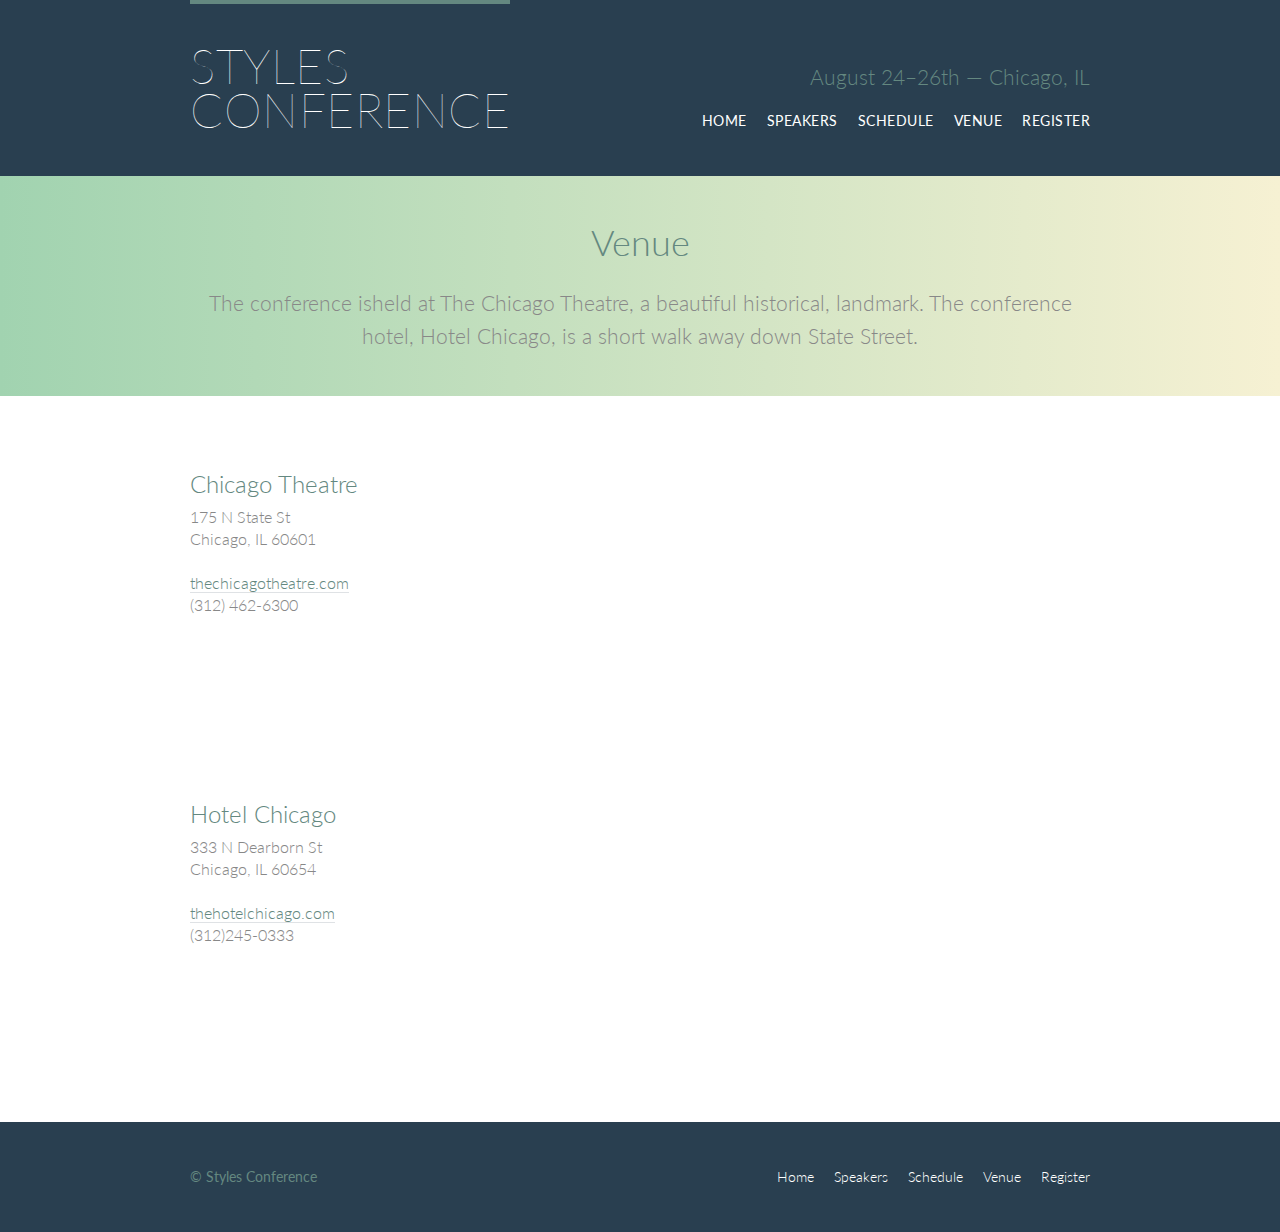
<file: Style Conference/venue.html>
<!DOCTYPE html>
<html lang="en">
<head>
    <meta charset="UTF-8">
    <meta http-equiv="X-UA-Compatible" content="IE=edge">
    <meta name="viewport" content="width=device-width, initial-scale=1.0">
    <title>Venue</title>
    <link rel="stylesheet" href="assets/stylesheets/reset.css">
    <link rel="stylesheet" href="assets/stylesheets/main.css">
    <link rel="preconnect" href="https://fonts.googleapis.com">
    <link rel="preconnect" href="https://fonts.gstatic.com" crossorigin>
    <link href="https://fonts.googleapis.com/css2?family=Lato:wght@100;300;400&family=Source+Sans+Pro:wght@200&display=swap" rel="stylesheet">
</head>
<body>
    
    <header class="primary-header container group">

        <h1 class="logo">
            <a href="index.html">Styles <br> Conference</a>
        </h1>

    <h3 class="tagline">August 24&ndash;26th &mdash; Chicago, IL</h3>

    <nav class="nav primary-nav">

        <ul>

            <li><a href="index.html">Home</a></li><!--
            --><li><a href="speakers.html">Speakers</a></li><!--
            --><li><a href="schedule.html">Schedule</a></li><!--
            --><li><a href="venue.html">Venue</a></li><!--
            --><li><a href="register.html">Register</a></li>

        </ul>

    </nav>

    </header>

    <section class="row-alt">

        <div class="lead container">

            <h1>Venue</h1>
            <p>The conference isheld at The Chicago Theatre, a beautiful historical, landmark. The conference hotel, Hotel Chicago, is a short walk away down State Street.</p>

        </div>

    </section>

    <section class="row">

        <div class="grid">

            <section class="venue-theatre">

                <div class="col-1-3">

                    <h2>Chicago Theatre</h2>
                    <p>175 N State St <br> Chicago, IL 60601</p>
                    <p><a href="http://www.thechicagotheatre.com">thechicagotheatre.com</a> <br> (312) 462-6300</p>

                </div><!--

                --><iframe class="venue-map col-2-3" src="https://www.google.com/maps/embed?pb=!1m14!1m8!1m3!1d11881.365817822585!2d-87.6275856!3d41.8855132!3m2!1i1024!2i768!4f13.1!3m3!1m2!1s0x880e2ca55810a493%3A0x4700ddf60fcbfad6!2sTeatro%20Chicago!5e0!3m2!1spt-BR!2sbr!4v1685627132421!5m2!1spt-BR!2sbr"></iframe>

            </section>

            <section class="venue-hotel">

                <div class="col-1-3">
                    
                    <h2>Hotel Chicago</h2>
                    <p>333 N Dearborn St <br> Chicago, IL 60654</p>
                    <p><a href="thehotelchicago.com">thehotelchicago.com</a> <br> (312)245-0333 </p>

                </div><!--

                --><iframe class="venue-map col-2-3" src="https://www.google.com/maps/embed?pb=!1m18!1m12!1m3!1d2970.1950335793113!2d-87.6288955!3d41.8886625!2m3!1f0!2f0!3f0!3m2!1i1024!2i768!4f13.1!3m3!1m2!1s0x880e2cb1dbe69421%3A0x54e0e624f39adfbe!2s333%20N%20Dearborn%20St%2C%20Chicago%2C%20IL%2060654%2C%20EUA!5e0!3m2!1spt-BR!2sbr!4v1685627525022!5m2!1spt-BR!2sbr"></iframe>

            </section>

        </div>

    </section>

    <footer class="primary-footer container group">


        <small>&copy; Styles Conference</small>

        <nav class="nav">

            <ul>

                <li><a href="index.html">Home</a></li><!--
                --><li><a href="speakers.html">Speakers</a></li><!--
                --><li><a href="schedule.html">Schedule</a></li><!--
                --><li><a href="venue.html">Venue</a></li><!--
                --><li><a href="register.html">Register</a></li>

            </ul>

        </nav>

    </footer>
</body>
</html>
</file>
<file: Style Conference/assets/stylesheets/main.css>
/*
  ========================================
  Grid
  ========================================
*/

*,
*::before,
*::after{
    box-sizing: border-box;
}

.col-1-3{
    width: 33.33%;
}

.col-2-3{
    width: 66.66%;
}

.col-1-3,
.col-2-3{
    display: inline-block;
    vertical-align: top;
}

.grid,
.col-1-3,
.col-2-3{
    padding-left: 15px;
    padding-right: 15px;
}

/*
  ========================================
  Clearfix
  ========================================
*/
.group::before,
.group::after{
    content: "";
    display: table;
}

.group::after{
    clear: both;
}

.group{
    
    clear: both;
    *zoom: 1;
}


/*
  ========================================
  Rows
  ========================================
*/

.row{
    background-color: #fff;
    padding: 66px 0 44px 0;
}

.row,
.row-alt {
    min-width: 960px;
}

.row-alt{
    background-color: #cbe2c1;
    background: linear-gradient(to right, #a1d3b0, #f6f1d3);
    padding: 44px 0 22px 0;
}


/*
  ========================================
  Home
  ========================================
*/
.container,
.grid{
    margin: 0 auto;
    width: 960px;
}

.container{
    padding-left: 30px;
    padding-right: 30px;
}


.hero{
    padding: 22px 80px 66px 80px;
    line-height: 44px;
    text-align: center;
    color: #fff;
}

.hero h2{
    font-size: 36px;
}

.hero p{
    font-size: 24px;
    font-weight: 100;
}


/*
  ========================================
  Typography
  ========================================
*/
h1, h3, h4, h5, p{
    margin-bottom: 22px;
}

h1, h2, h3, h4{
    color: #648880;
}

h1{
    font-size: 36px;
    line-height: 44px;
}

h2{
    font-size: 24px;
    line-height: 44px;
}

h3{
    font-size: 21px;
}

h4{
    font-size: 18px;
}

h5{
    color: #a9b2b9;
    font-size: 14px;
    font-weight: 400;
    text-transform: uppercase;
}

strong{
    font-weight: 400;
}

cite, em{
    font-style: italic;
}

.tagline{
    margin: 66px 0 22px 0;
    text-align: right;
}

/*
  ========================================
  Leads
  ========================================
*/

.lead{
    text-align: center;
}

.lead p{
    font-size: 21px;
    line-height: 33px;
}
/*
  ========================================
  Links
  ========================================
*/

a:hover{
    color: #a9b2b9;
    text-decoration: none;
}

a{
    color: #648880;
    text-decoration: none;
}

p a{
    border-bottom: 1px solid #dfe2e5;
}

.teaser img{
    display: block;
    border-radius: 5px;
    margin-bottom: 22px;
    max-width: 100%;
}
.teaser a:hover h3{
    color: #a9b2b9;
}

.primary-header a,
.primary-footer a{
    color: #fff;
}

.primary-header a:hover,
.primary-footer a:hover{
    color: #648880;
}
/*
  ========================================
  Buttons
  ========================================
*/
.btn{
    border-radius: 5px;
    display: inline-block;
    margin: 0;
    color: #fff;
    font-weight: 400;
    letter-spacing: .5px;
    text-transform: uppercase;
    cursor: pointer;
}

.btn-alt{
    border: 1px solid #fff;
    padding: 10px 30px;
}

.btn-alt:hover{
    background-color: #fff;
    color: #648880;
}

/*
  ========================================
  Primary header
  ========================================
*/

.primary-nav{
    font-size: 14px;
    font-weight: 400;
    letter-spacing: .5px;
    text-transform: uppercase;
}

.logo{
    border-top: 4px solid #648880;
    padding: 40px 0 22px 0;
    float: left;
    font-size: 48px;
    line-height: 44px;
    font-weight: 100;
    letter-spacing: .5px;
    text-transform: uppercase;
}

/*
  ========================================
  Primary footer
  ========================================
*/

.primary-footer{
    color: #648880;
    font-size: 14px;
    padding-bottom: 44px;
    padding-top: 44px;
}
.primary-footer small {
    float: left;
    font-weight: 400;
  }


/*
  ========================================
  Custom styles
  ========================================
*/
body{
    background: #293f50;
    color: #888;
    font: 300 16px/22px "Lato", "Opens Sans", "Helvetia Neue", Helvetica, Arial, sans-serif;
}


/*
  ========================================
  Navigation
  ========================================
*/

.nav{
    text-align: right;
}

.nav li{
    display: inline-block;
    margin: 0 10px;
    vertical-align: top;
}

.nav li:last-child{
    margin-right: 0;
}

/*
  ========================================
  Speakers
  ========================================
*/
.speaker{
    margin-bottom: 44px;
}

.speaker-info{
    border: 1px solid #dfe2e5;
    border-radius: 5px;
    margin-top: 88px;
    padding-bottom: 22px;
    text-align: center;
}

.speaker-info img{
    border-radius: 50%;
    height: 130px;
    vertical-align: top;
    margin: -66px 0 22px 0;
}

/*
  ========================================
  Venue
  ========================================
*/

.venue-theatre{
    margin-bottom: 66px;
}

.venue-hotel{
    margin-bottom: 22px;
}

.venue-map{
    height: 264px;
}

/*
  ========================================
  Register
  ========================================
*/

.why-attend{
    list-style: square;
    margin: 0 0 22px 30px;
}

form{
    margin-bottom: 22px;
}

input,
select,
textarea{
    font: 300 16px/22px "Lato", "Opens Sans", "Helvetia Neue", Helvetica, Arial, sans-serif;

}

.register-group label{
    color: #648880;
    cursor: pointer;
    font-weight: 400;
}

.register-group input,
.register-group select,
.register-group textarea{
    border: 1px solid #c6c9cc;
    border-radius: 5px;
    color: #888;
    display: block;
    margin: 5px 0 27px 0;
    padding: 5px 8px;
}

.register-group input,
.register-group textarea{
    width: 100%;
}

.register-group select{
    height: 34px;
    width: 60px;
}

.register-group textarea{
    height: 78px;
}

.btn-default{
    border: 0;
    background: #648880;
    padding: 11px 30px;
    font-size: 14px;
}

.btn-default:hover{
    background-color: #77a198;
}

/*
  ========================================
  Schedule
  ========================================
*/

table{
    margin-bottom: 44px;
    width: 100%;
}

table:last-child{
    margin-bottom: 0;
}

th,
td{
    padding-bottom: 22px;
    vertical-align: top;
}

th{
    padding-right: 45px;
    text-align: right;
    width: 20%;
}

td{
    width: 40%;
}

thead{
    line-height: 44px;
}

thead th{
    color: #648880;
    font-size: 24px;
}

tbody th{
    color: #a9b2b9;
    font-size: 14px;
    font-weight: 400;
    padding-top: 22px;
    text-transform: uppercase;
}

tbody td{
    border-top: 1px solid #dfe2e5;
    padding-top: 21px;
}

tbody td:first-of-type{
    padding-right: 15px;
}

tbody td:last-of-type{
    padding-left: 15px;
}

tbody td:only-of-type{
    padding-left: 0;
    padding-right: 0;
}

table a{
    color: #888;
}

table h4{
    margin-bottom: 0;
}

.schedule-offset{
    color: #a9b2b9;
}
</file>
